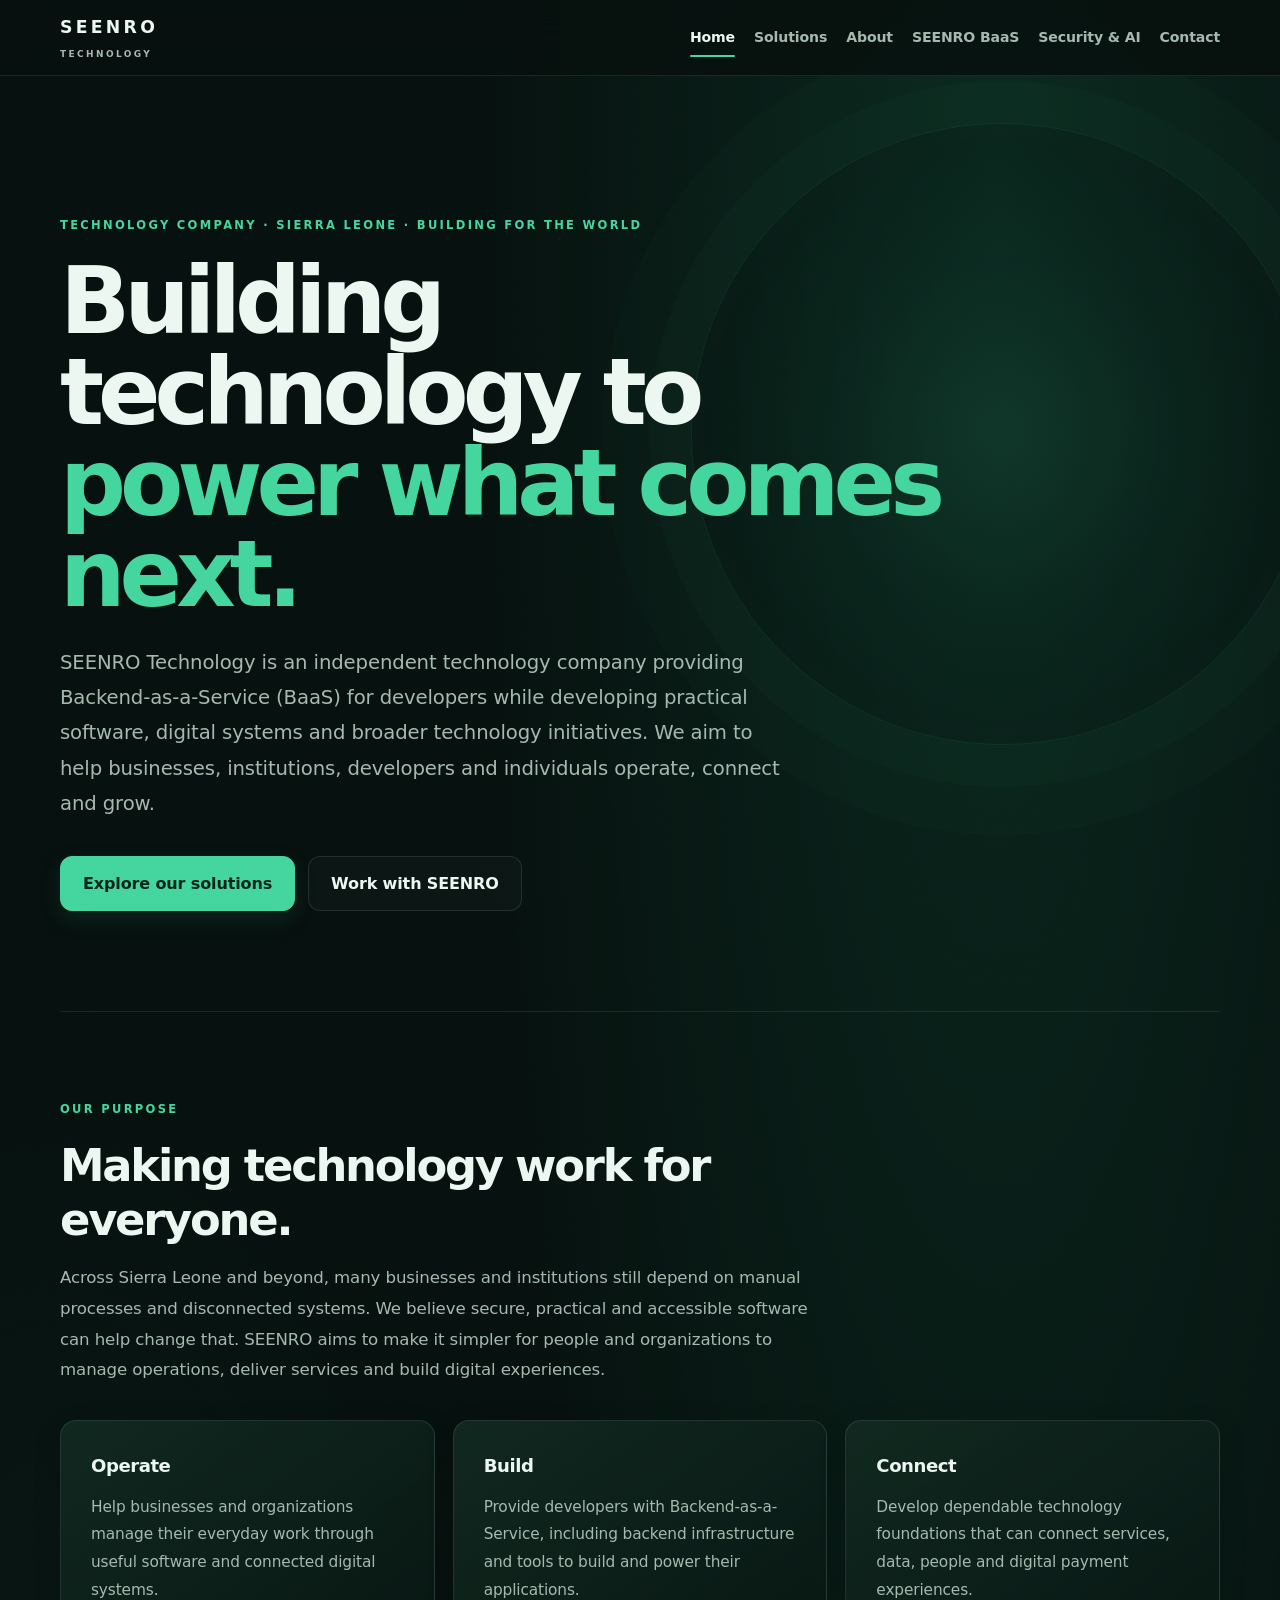
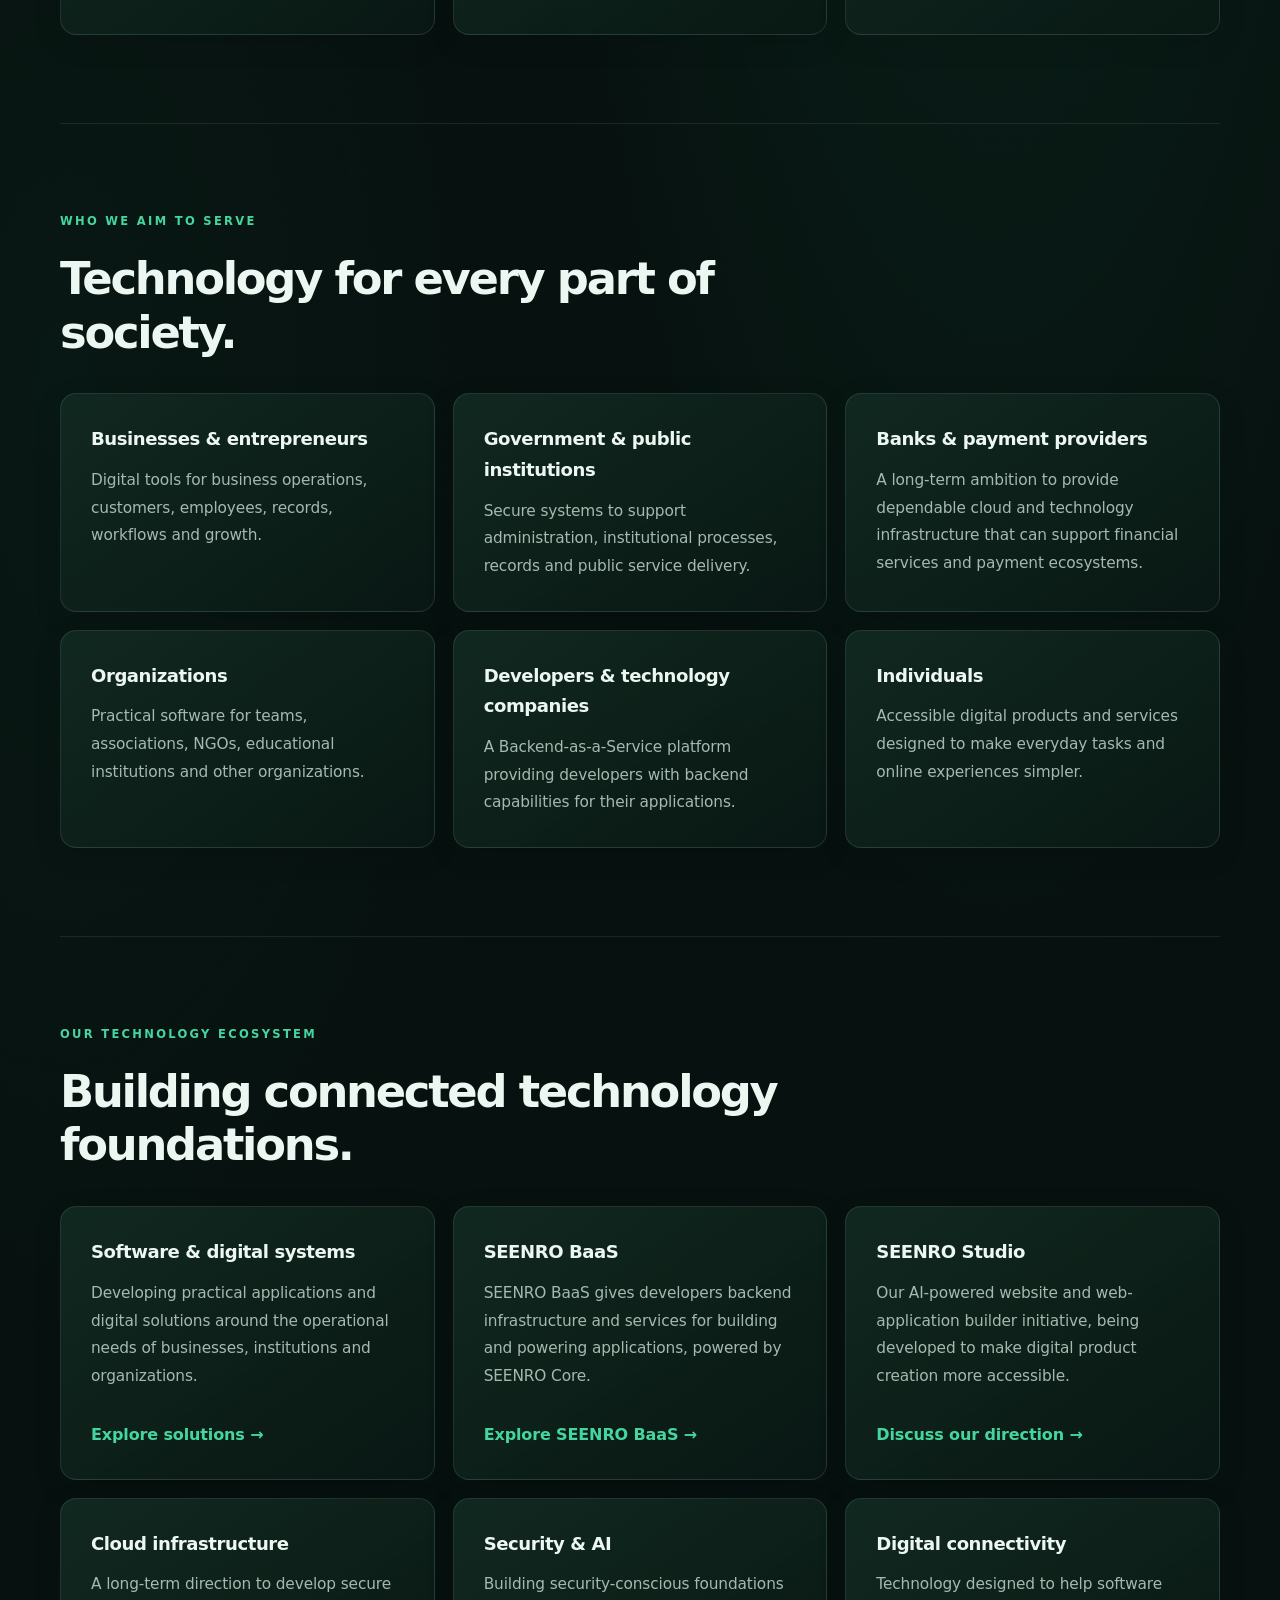
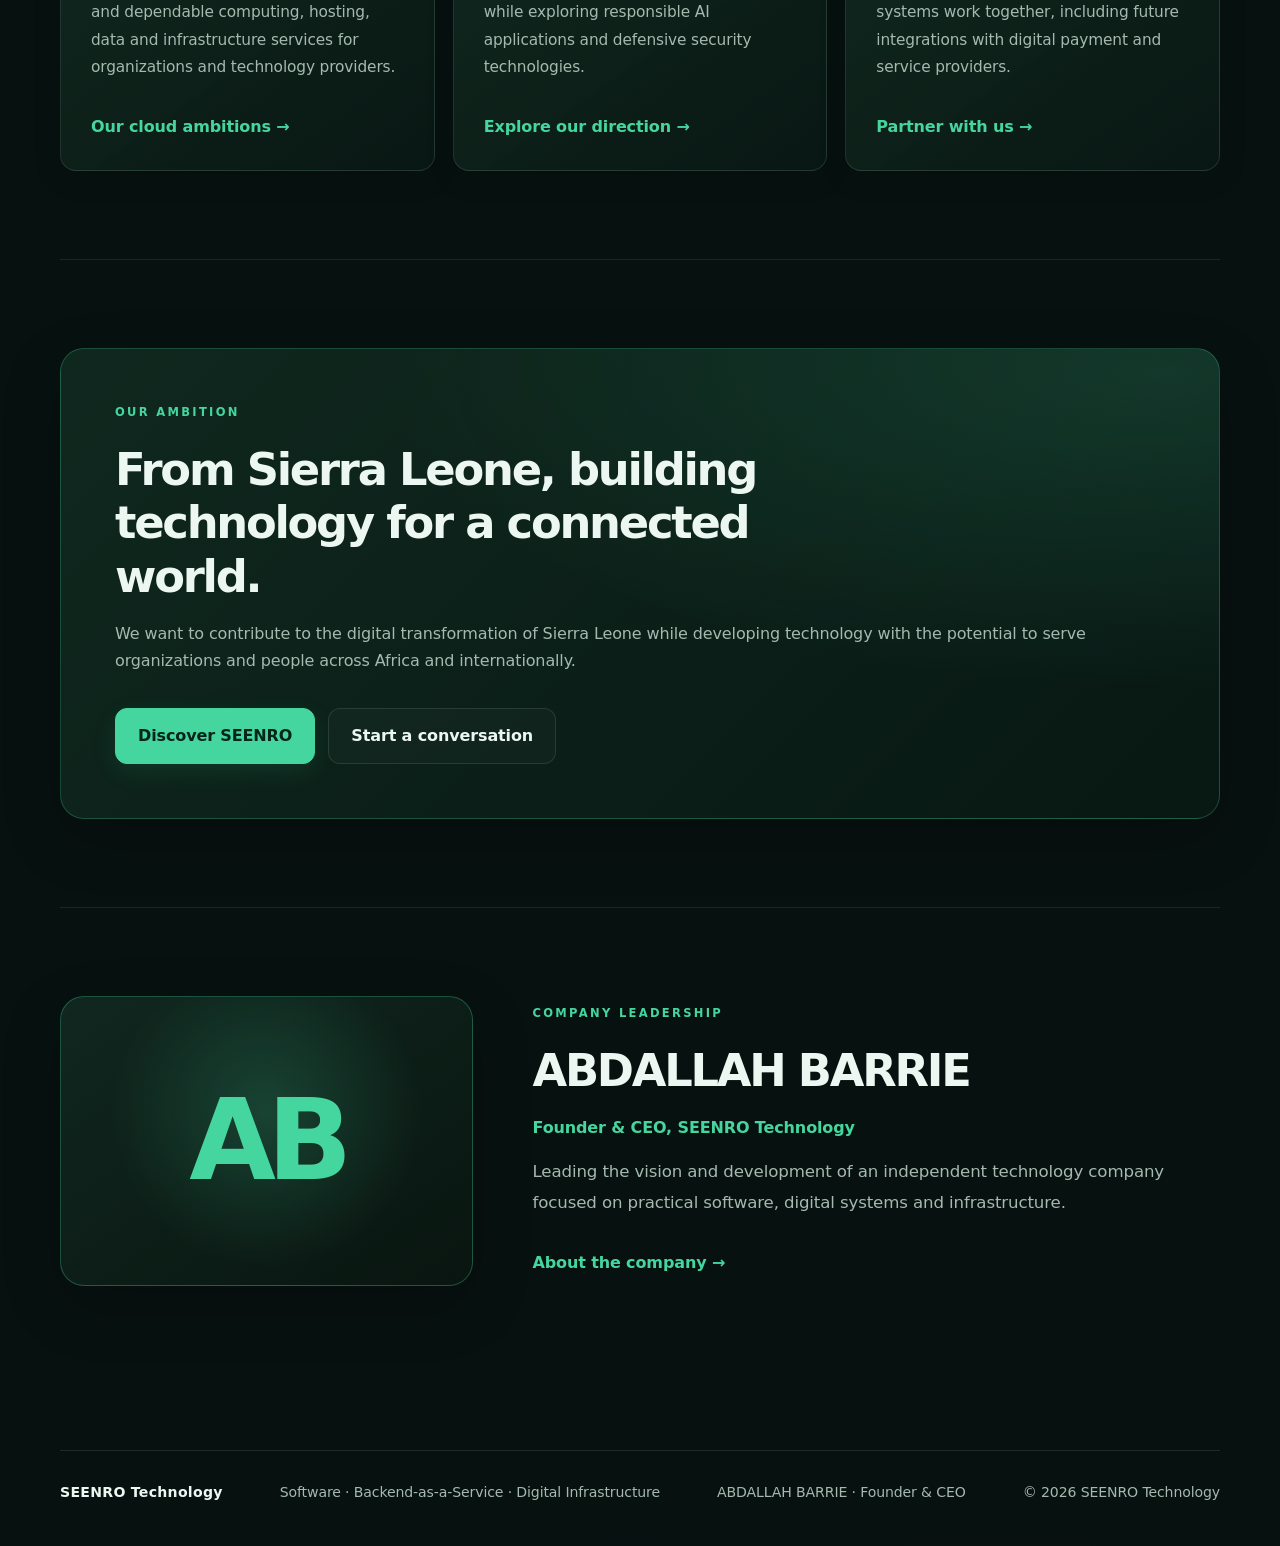
<file: index.html>
<!doctype html>
<html lang="en">
<head>
<meta charset="utf-8">
<meta name="viewport" content="width=device-width, initial-scale=1">
<meta name="description" content="SEENRO Technology is an independent technology company providing Backend-as-a-Service for developers while developing practical software, digital systems and broader technology initiatives.">
<meta name="theme-color" content="#07110f">
<title>SEENRO Technology | Software, BaaS & Digital Systems</title>
<link rel="icon" href="favicon.svg" type="image/svg+xml">
<link rel="stylesheet" href="style.css">
<meta property="og:type" content="website">
<meta property="og:site_name" content="SEENRO Technology">
<meta property="og:title" content="SEENRO Technology | Software, BaaS & Digital Systems">
<meta property="og:description" content="SEENRO Technology provides software, digital systems and Backend-as-a-Service for developers.">
<meta property="og:url" content="https://seenrotech.com/">
</head>
<body>
<header class="site-header">
<a class="brand" href="index.html">SEENRO<small>TECHNOLOGY</small></a>
<nav aria-label="Main navigation">
<a href="index.html" aria-current="page">Home</a>
<a href="solutions.html">Solutions</a>
<a href="about.html">About</a>
<a href="core.html">SEENRO BaaS</a>
<a href="security-ai.html">Security &amp; AI</a>
<a href="contact.html">Contact</a>
<a class="nav-portal" href="https://developers.seenrotech.com">Developer Portal</a>
</nav>
</header>
<main>
<section class="hero">
<p class="eyebrow">Technology company · Sierra Leone · Building for the world</p>
<h1>Building technology to <span>power what comes next.</span></h1>
<p class="lead">SEENRO Technology is an independent technology company providing Backend-as-a-Service (BaaS) for developers while developing practical software, digital systems and broader technology initiatives. We aim to help businesses, institutions, developers and individuals operate, connect and grow.</p>
<div class="actions">
<a class="button" href="solutions.html">Explore our solutions</a>
<a class="button secondary" href="contact.html">Work with SEENRO</a>
</div>
</section>

<section class="section">
<p class="eyebrow">Our purpose</p>
<h2>Making technology work for everyone.</h2>
<p class="section-intro">Across Sierra Leone and beyond, many businesses and institutions still depend on manual processes and disconnected systems. We believe secure, practical and accessible software can help change that. SEENRO aims to make it simpler for people and organizations to manage operations, deliver services and build digital experiences.</p>
<div class="grid">
<article class="panel"><h3>Operate</h3><p>Help businesses and organizations manage their everyday work through useful software and connected digital systems.</p></article>
<article class="panel"><h3>Build</h3><p>Provide developers with Backend-as-a-Service, including backend infrastructure and tools to build and power their applications.</p></article>
<article class="panel"><h3>Connect</h3><p>Develop dependable technology foundations that can connect services, data, people and digital payment experiences.</p></article>
</div>
</section>

<section class="section">
<p class="eyebrow">Who we aim to serve</p>
<h2>Technology for every part of society.</h2>
<div class="grid">
<article class="panel"><h3>Businesses &amp; entrepreneurs</h3><p>Digital tools for business operations, customers, employees, records, workflows and growth.</p></article>
<article class="panel"><h3>Government &amp; public institutions</h3><p>Secure systems to support administration, institutional processes, records and public service delivery.</p></article>
<article class="panel"><h3>Banks &amp; payment providers</h3><p>A long-term ambition to provide dependable cloud and technology infrastructure that can support financial services and payment ecosystems.</p></article>
<article class="panel"><h3>Organizations</h3><p>Practical software for teams, associations, NGOs, educational institutions and other organizations.</p></article>
<article class="panel"><h3>Developers &amp; technology companies</h3><p>A Backend-as-a-Service platform providing developers with backend capabilities for their applications.</p></article>
<article class="panel"><h3>Individuals</h3><p>Accessible digital products and services designed to make everyday tasks and online experiences simpler.</p></article>
</div>
</section>

<section class="section">
<p class="eyebrow">Our technology ecosystem</p>
<h2>Building connected technology foundations.</h2>
<div class="grid">
<article class="panel"><h3>Software &amp; digital systems</h3><p>Developing practical applications and digital solutions around the operational needs of businesses, institutions and organizations.</p><a class="panel-link" href="solutions.html">Explore solutions →</a></article>
<article class="panel"><h3>SEENRO BaaS</h3><p>SEENRO BaaS gives developers backend infrastructure and services for building and powering applications, powered by SEENRO Core.</p><a class="panel-link" href="core.html">Explore SEENRO BaaS →</a></article>
<article class="panel"><h3>SEENRO Studio</h3><p>Our AI-powered website and web-application builder initiative, being developed to make digital product creation more accessible.</p><a class="panel-link" href="contact.html">Discuss our direction →</a></article>
<article class="panel"><h3>Cloud infrastructure</h3><p>A long-term direction to develop secure and dependable computing, hosting, data and infrastructure services for organizations and technology providers.</p><a class="panel-link" href="solutions.html#cloud">Our cloud ambitions →</a></article>
<article class="panel"><h3>Security &amp; AI</h3><p>Building security-conscious foundations while exploring responsible AI applications and defensive security technologies.</p><a class="panel-link" href="security-ai.html">Explore our direction →</a></article>
<article class="panel"><h3>Digital connectivity</h3><p>Technology designed to help software systems work together, including future integrations with digital payment and service providers.</p><a class="panel-link" href="contact.html">Partner with us →</a></article>
</div>
</section>

<section class="section">
<div class="callout">
<p class="eyebrow">Our ambition</p>
<h2>From Sierra Leone, building technology for a connected world.</h2>
<p class="muted">We want to contribute to the digital transformation of Sierra Leone while developing technology with the potential to serve organizations and people across Africa and internationally.</p>
<div class="actions">
<a class="button" href="about.html">Discover SEENRO</a>
<a class="button secondary" href="contact.html">Start a conversation</a>
</div>
</div>
</section>

<section class="section founder">
<div class="founder-mark" aria-hidden="true">AB</div>
<div>
<p class="eyebrow">Company leadership</p>
<h2>ABDALLAH BARRIE</h2>
<p class="founder-role">Founder &amp; CEO, SEENRO Technology</p>
<p class="section-intro">Leading the vision and development of an independent technology company focused on practical software, digital systems and infrastructure.</p>
<a class="panel-link" href="about.html">About the company →</a>
</div>
</section>
</main>
<footer>
<a href="index.html">SEENRO Technology</a>
<span>Software · Backend-as-a-Service · Digital Infrastructure</span>
<span>ABDALLAH BARRIE · Founder &amp; CEO</span>
<span>© 2026 SEENRO Technology</span>
</footer>
</body>
</html>
</file>
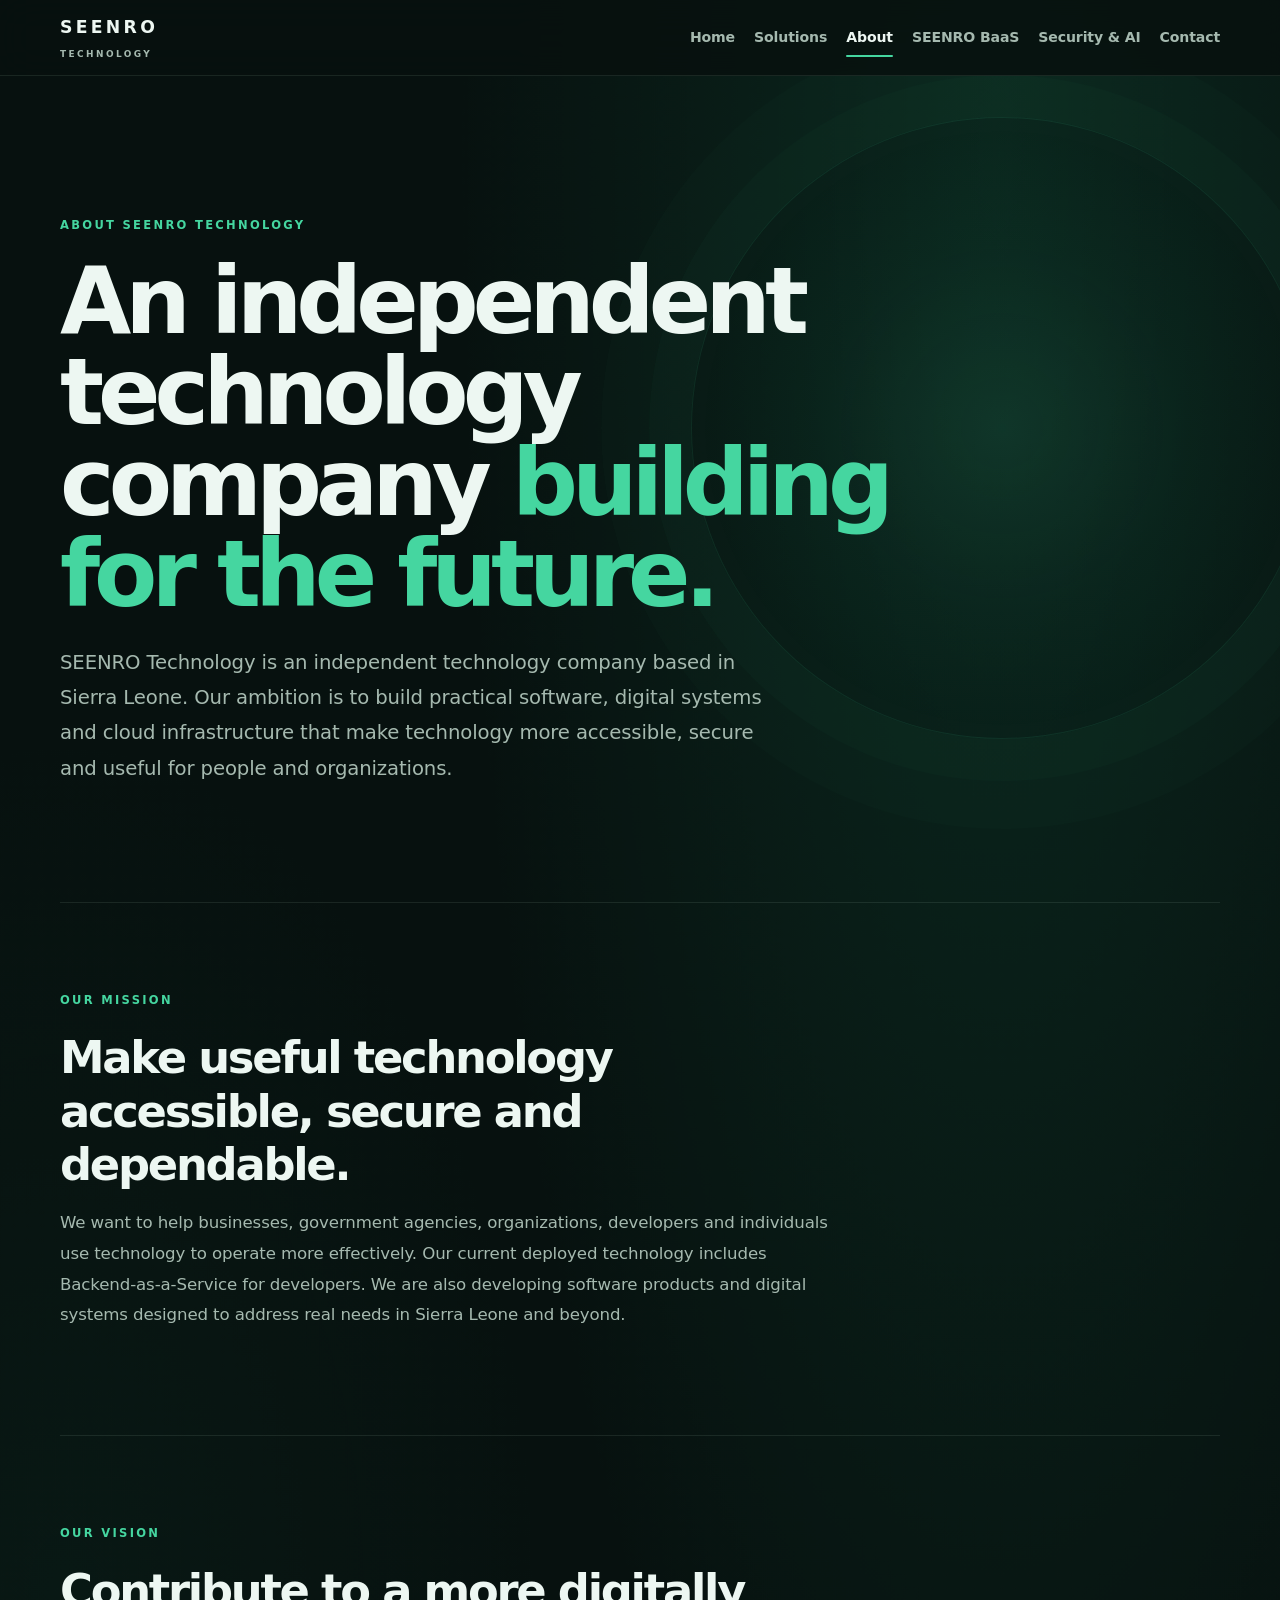
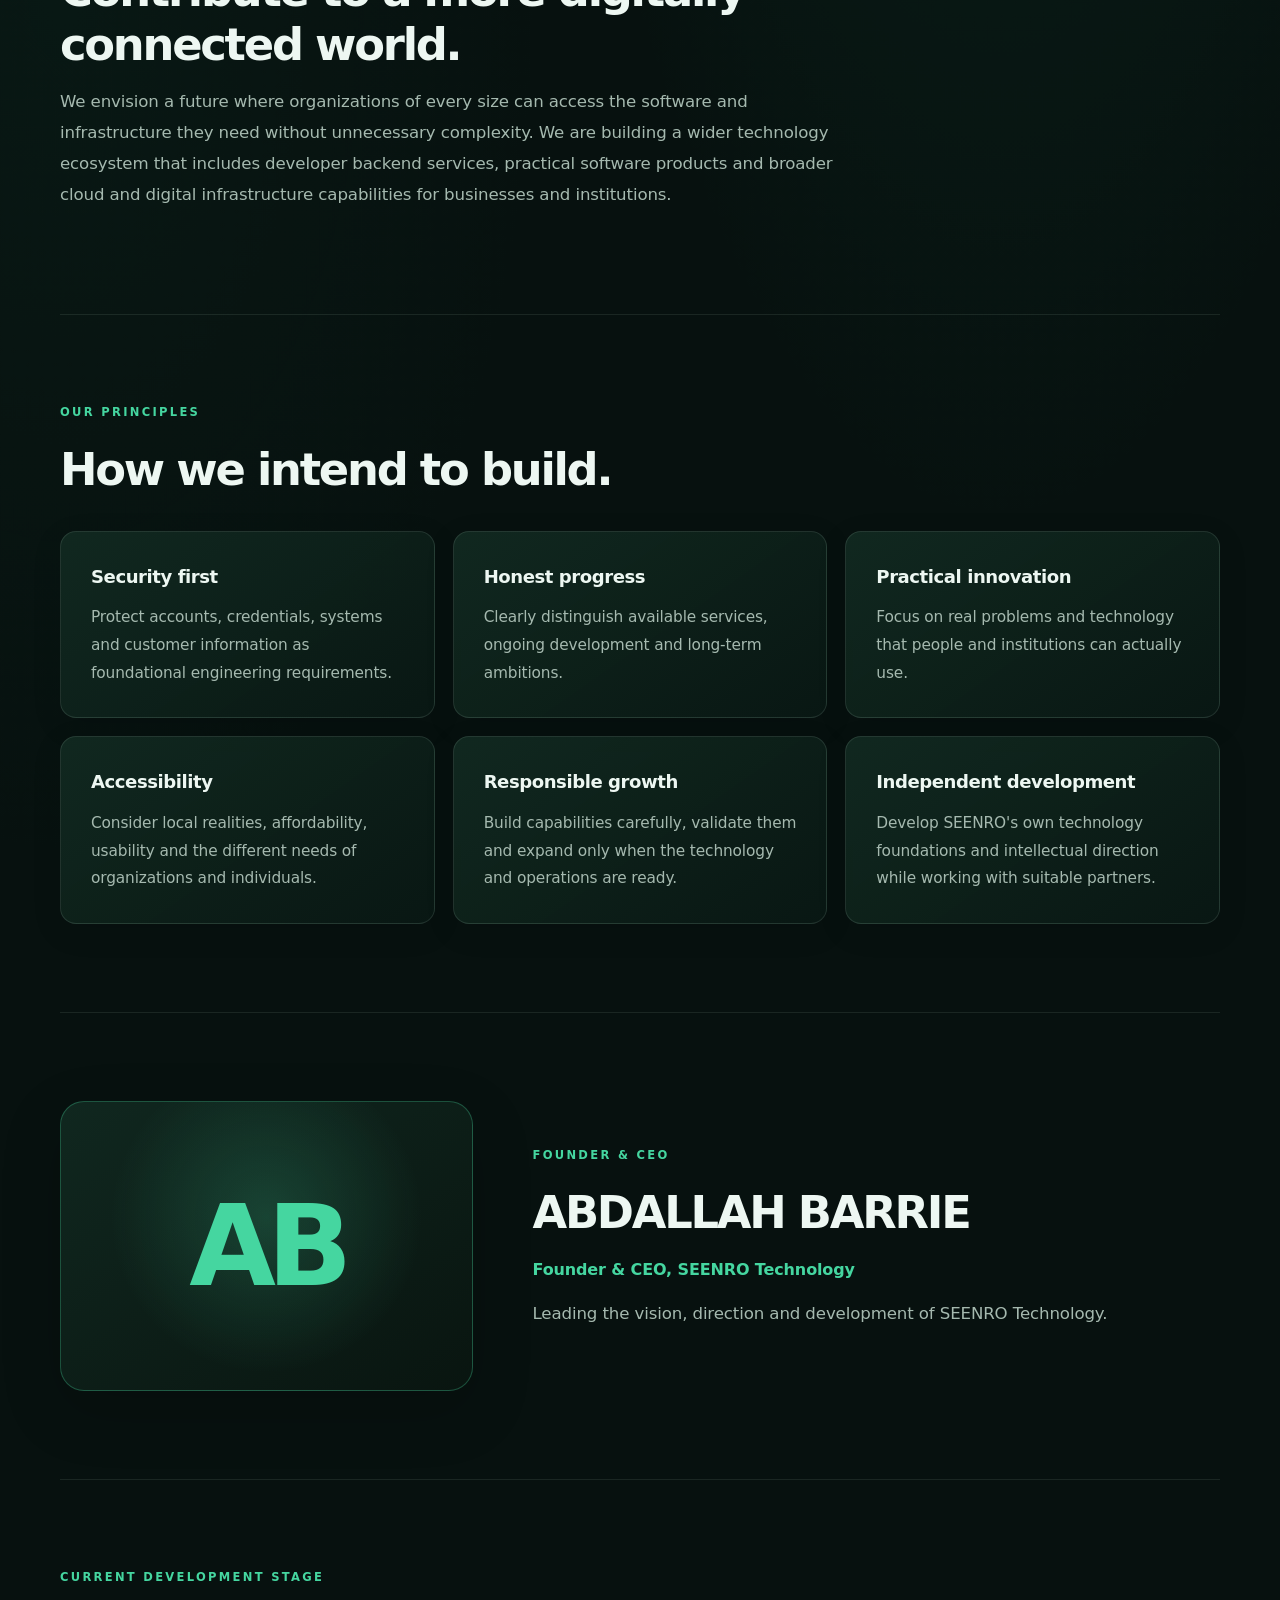
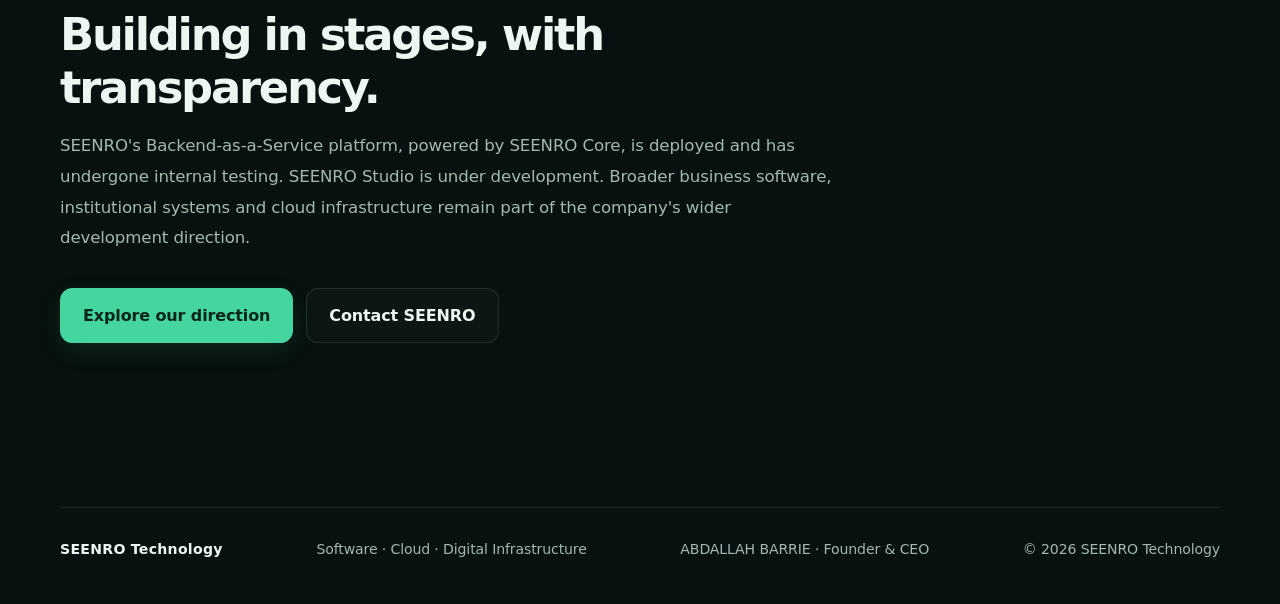
<file: about.html>
<!doctype html>
<html lang="en">
<head>
<meta charset="utf-8">
<meta name="viewport" content="width=device-width, initial-scale=1">
<meta name="description" content="Learn about SEENRO Technology's mission to build practical software, digital systems and cloud infrastructure from Sierra Leone.">
<meta name="theme-color" content="#07110f">
<title>About SEENRO Technology</title>
<link rel="icon" href="favicon.svg" type="image/svg+xml">
<link rel="stylesheet" href="style.css">
<meta property="og:type" content="website">
<meta property="og:site_name" content="SEENRO Technology">
<meta property="og:title" content="About SEENRO Technology">
<meta property="og:description" content="An independent technology company building software, digital systems and infrastructure from Sierra Leone.">
<meta property="og:url" content="https://seenrotech.com/about.html">
</head>
<body>
<header class="site-header">
<a class="brand" href="index.html">SEENRO<small>TECHNOLOGY</small></a>
<nav aria-label="Main navigation">
<a href="index.html">Home</a><a href="solutions.html">Solutions</a><a href="about.html" aria-current="page">About</a><a href="core.html">SEENRO BaaS</a><a href="security-ai.html">Security &amp; AI</a><a href="contact.html">Contact</a><a class="nav-portal" href="https://developers.seenrotech.com">Developer Portal</a>
</nav>
</header>
<main>
<section class="hero">
<p class="eyebrow">About SEENRO Technology</p>
<h1>An independent technology company <span>building for the future.</span></h1>
<p class="lead">SEENRO Technology is an independent technology company based in Sierra Leone. Our ambition is to build practical software, digital systems and cloud infrastructure that make technology more accessible, secure and useful for people and organizations.</p>
</section>
<section class="section">
<p class="eyebrow">Our mission</p>
<h2>Make useful technology accessible, secure and dependable.</h2>
<p class="section-intro">We want to help businesses, government agencies, organizations, developers and individuals use technology to operate more effectively. Our current deployed technology includes Backend-as-a-Service for developers. We are also developing software products and digital systems designed to address real needs in Sierra Leone and beyond.</p>
</section>
<section class="section">
<p class="eyebrow">Our vision</p>
<h2>Contribute to a more digitally connected world.</h2>
<p class="section-intro">We envision a future where organizations of every size can access the software and infrastructure they need without unnecessary complexity. We are building a wider technology ecosystem that includes developer backend services, practical software products and broader cloud and digital infrastructure capabilities for businesses and institutions.</p>
</section>
<section class="section">
<p class="eyebrow">Our principles</p>
<h2>How we intend to build.</h2>
<div class="grid">
<article class="panel"><h3>Security first</h3><p>Protect accounts, credentials, systems and customer information as foundational engineering requirements.</p></article>
<article class="panel"><h3>Honest progress</h3><p>Clearly distinguish available services, ongoing development and long-term ambitions.</p></article>
<article class="panel"><h3>Practical innovation</h3><p>Focus on real problems and technology that people and institutions can actually use.</p></article>
<article class="panel"><h3>Accessibility</h3><p>Consider local realities, affordability, usability and the different needs of organizations and individuals.</p></article>
<article class="panel"><h3>Responsible growth</h3><p>Build capabilities carefully, validate them and expand only when the technology and operations are ready.</p></article>
<article class="panel"><h3>Independent development</h3><p>Develop SEENRO's own technology foundations and intellectual direction while working with suitable partners.</p></article>
</div>
</section>
<section class="section founder">
<div class="founder-mark" aria-hidden="true">AB</div>
<div>
<p class="eyebrow">Founder &amp; CEO</p>
<h2>ABDALLAH BARRIE</h2>
<p class="founder-role">Founder &amp; CEO, SEENRO Technology</p>
<p class="section-intro">Leading the vision, direction and development of SEENRO Technology.</p>
</div>
</section>
<section class="section">
<p class="eyebrow">Current development stage</p>
<h2>Building in stages, with transparency.</h2>
<p class="section-intro">SEENRO's Backend-as-a-Service platform, powered by SEENRO Core, is deployed and has undergone internal testing. SEENRO Studio is under development. Broader business software, institutional systems and cloud infrastructure remain part of the company's wider development direction.</p>
<div class="actions"><a class="button" href="solutions.html">Explore our direction</a><a class="button secondary" href="contact.html">Contact SEENRO</a></div>
</section>
</main>
<footer><a href="index.html">SEENRO Technology</a><span>Software · Cloud · Digital Infrastructure</span><span>ABDALLAH BARRIE · Founder &amp; CEO</span><span>© 2026 SEENRO Technology</span></footer>
</body>
</html>
</file>
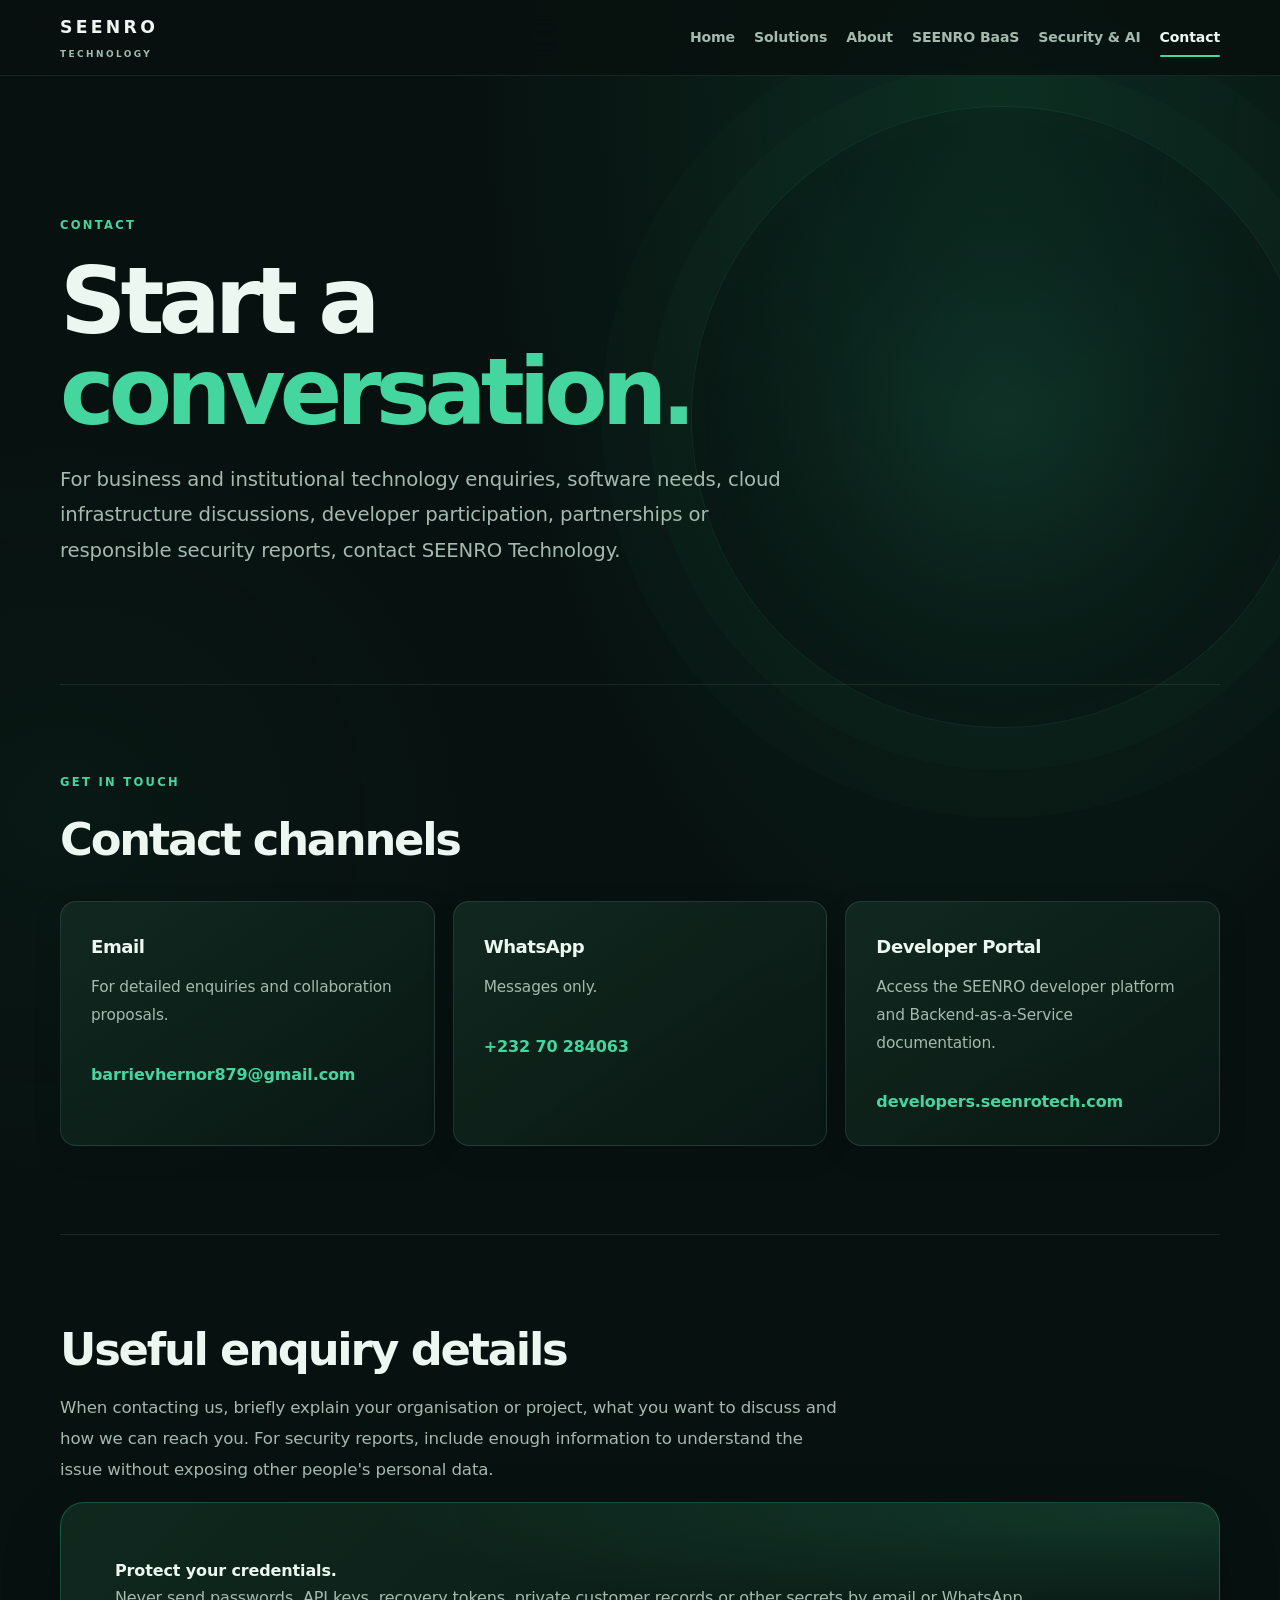
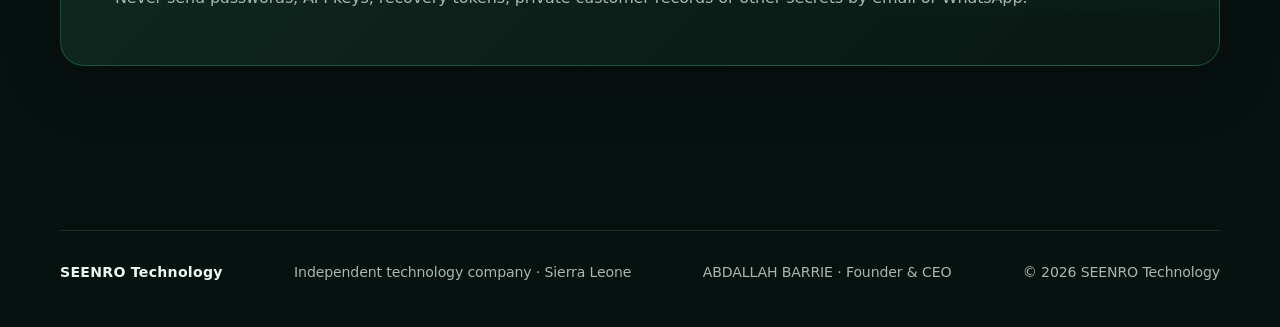
<file: contact.html>
<!doctype html>
<html lang="en">
<head>
<meta charset="utf-8">
<meta name="viewport" content="width=device-width, initial-scale=1">
<meta name="description" content="Contact SEENRO Technology about business solutions, institutional technology, infrastructure, partnerships and security reports.">
<meta name="theme-color" content="#07110f">
<title>Contact SEENRO Technology</title>
<link rel="icon" href="favicon.svg" type="image/svg+xml">
<link rel="stylesheet" href="style.css">
<meta property="og:type" content="website">
<meta property="og:site_name" content="SEENRO Technology">
<meta property="og:title" content="Contact SEENRO Technology">
<meta property="og:description" content="Contact SEENRO Technology about business solutions, institutional technology, infrastructure, partnerships and security reports.">
<meta property="og:url" content="https://seenrotech.com/contact.html">
</head>
<body>
<header class="site-header">
<a class="brand" href="index.html">SEENRO<small>TECHNOLOGY</small></a>
<nav aria-label="Main navigation"><a href="index.html">Home</a><a href="solutions.html">Solutions</a><a href="about.html">About</a><a href="core.html">SEENRO BaaS</a><a href="security-ai.html">Security &amp; AI</a><a href="contact.html" aria-current="page">Contact</a><a class="nav-portal" href="https://developers.seenrotech.com">Developer Portal</a></nav>
</header>
<main>
<section class="hero"><p class="eyebrow">Contact</p><h1>Start a <span>conversation.</span></h1><p class="lead">For business and institutional technology enquiries, software needs, cloud infrastructure discussions, developer participation, partnerships or responsible security reports, contact SEENRO Technology.</p></section>
<section class="section"><p class="eyebrow">Get in touch</p><h2>Contact channels</h2><div class="grid"><article class="panel"><h3>Email</h3><p>For detailed enquiries and collaboration proposals.</p><a class="panel-link" href="mailto:barrievhernor879@gmail.com">barrievhernor879@gmail.com</a></article><article class="panel"><h3>WhatsApp</h3><p>Messages only.</p><a class="panel-link" href="https://wa.me/23270284063">+232 70 284063</a></article><article class="panel"><h3>Developer Portal</h3><p>Access the SEENRO developer platform and Backend-as-a-Service documentation.</p><a class="panel-link" href="https://developers.seenrotech.com">developers.seenrotech.com</a></article></div></section>
<section class="section"><h2>Useful enquiry details</h2><p class="section-intro">When contacting us, briefly explain your organisation or project, what you want to discuss and how we can reach you. For security reports, include enough information to understand the issue without exposing other people's personal data.</p><div class="callout"><strong>Protect your credentials.</strong><p class="muted">Never send passwords, API keys, recovery tokens, private customer records or other secrets by email or WhatsApp.</p></div></section>
</main>
<footer><a href="index.html">SEENRO Technology</a><span>Independent technology company · Sierra Leone</span><span>ABDALLAH BARRIE · Founder &amp; CEO</span><span>© 2026 SEENRO Technology</span></footer>
</body>
</html>
</file>
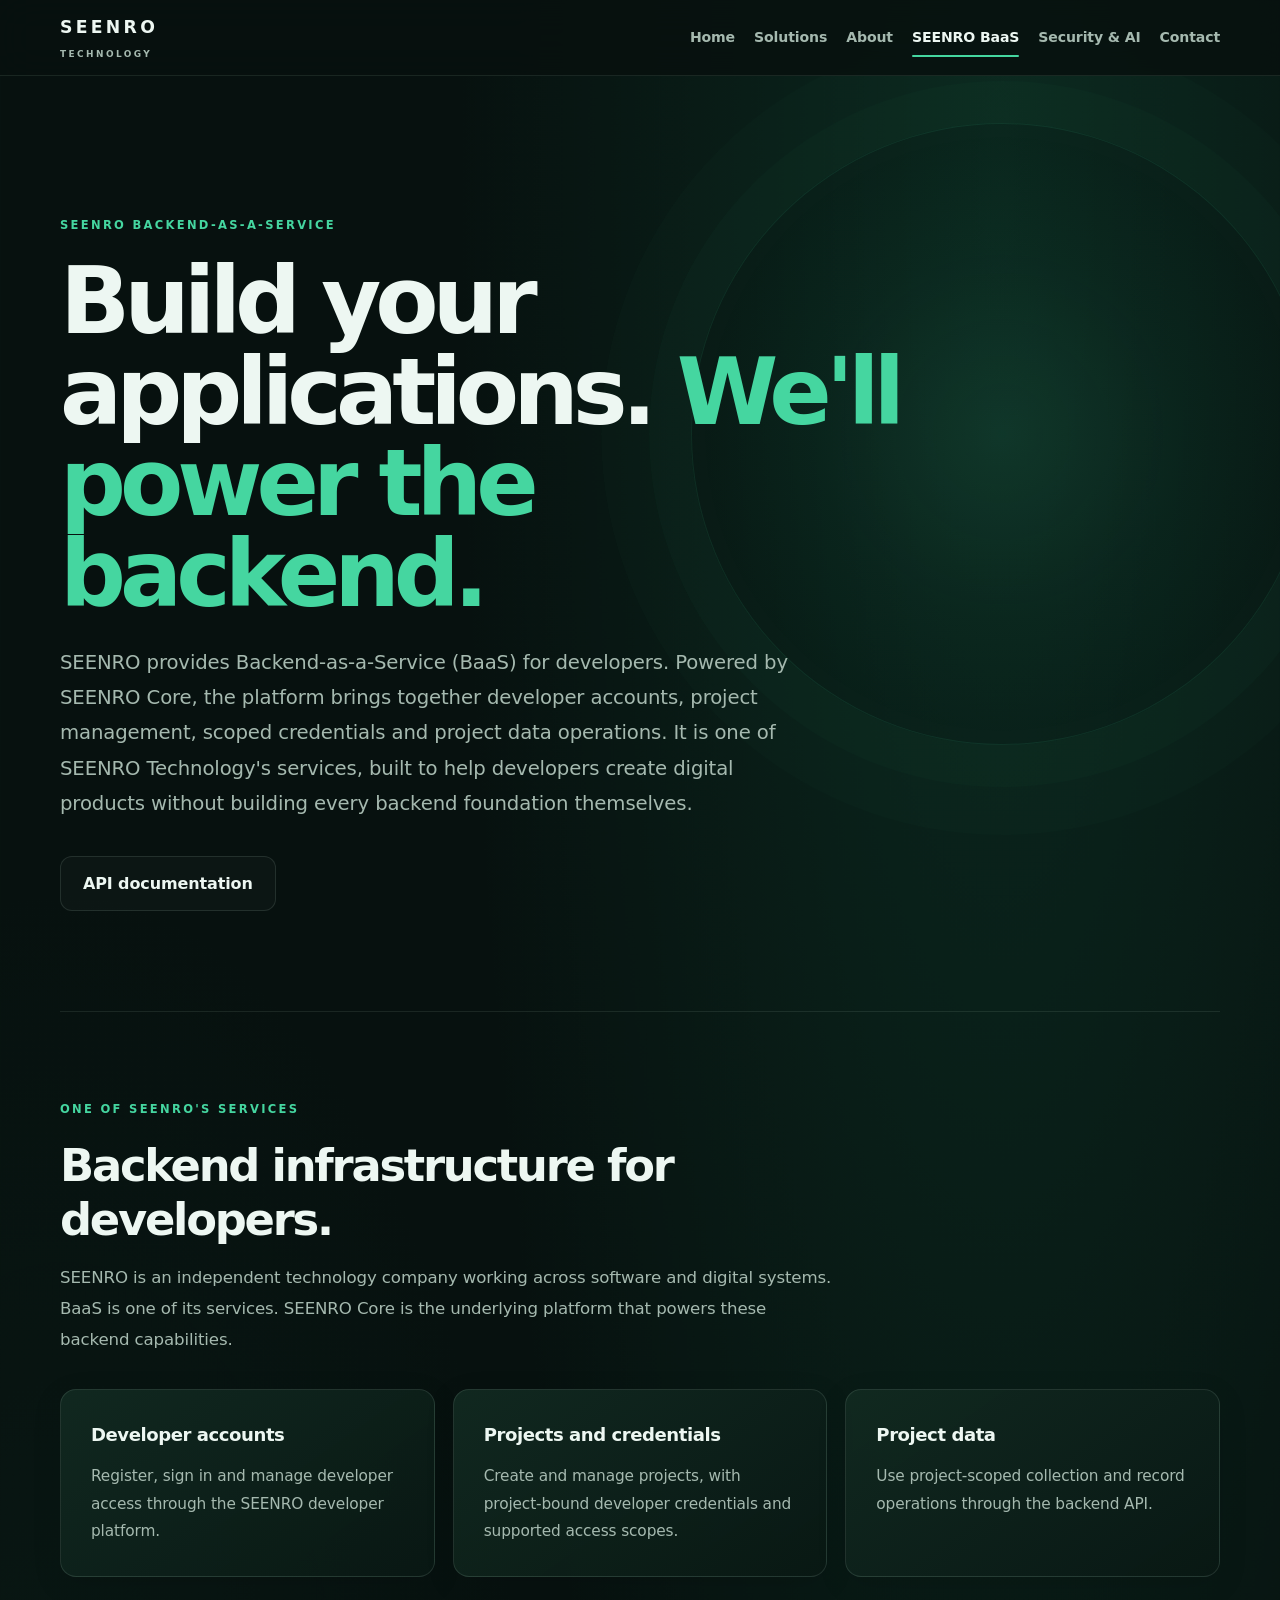
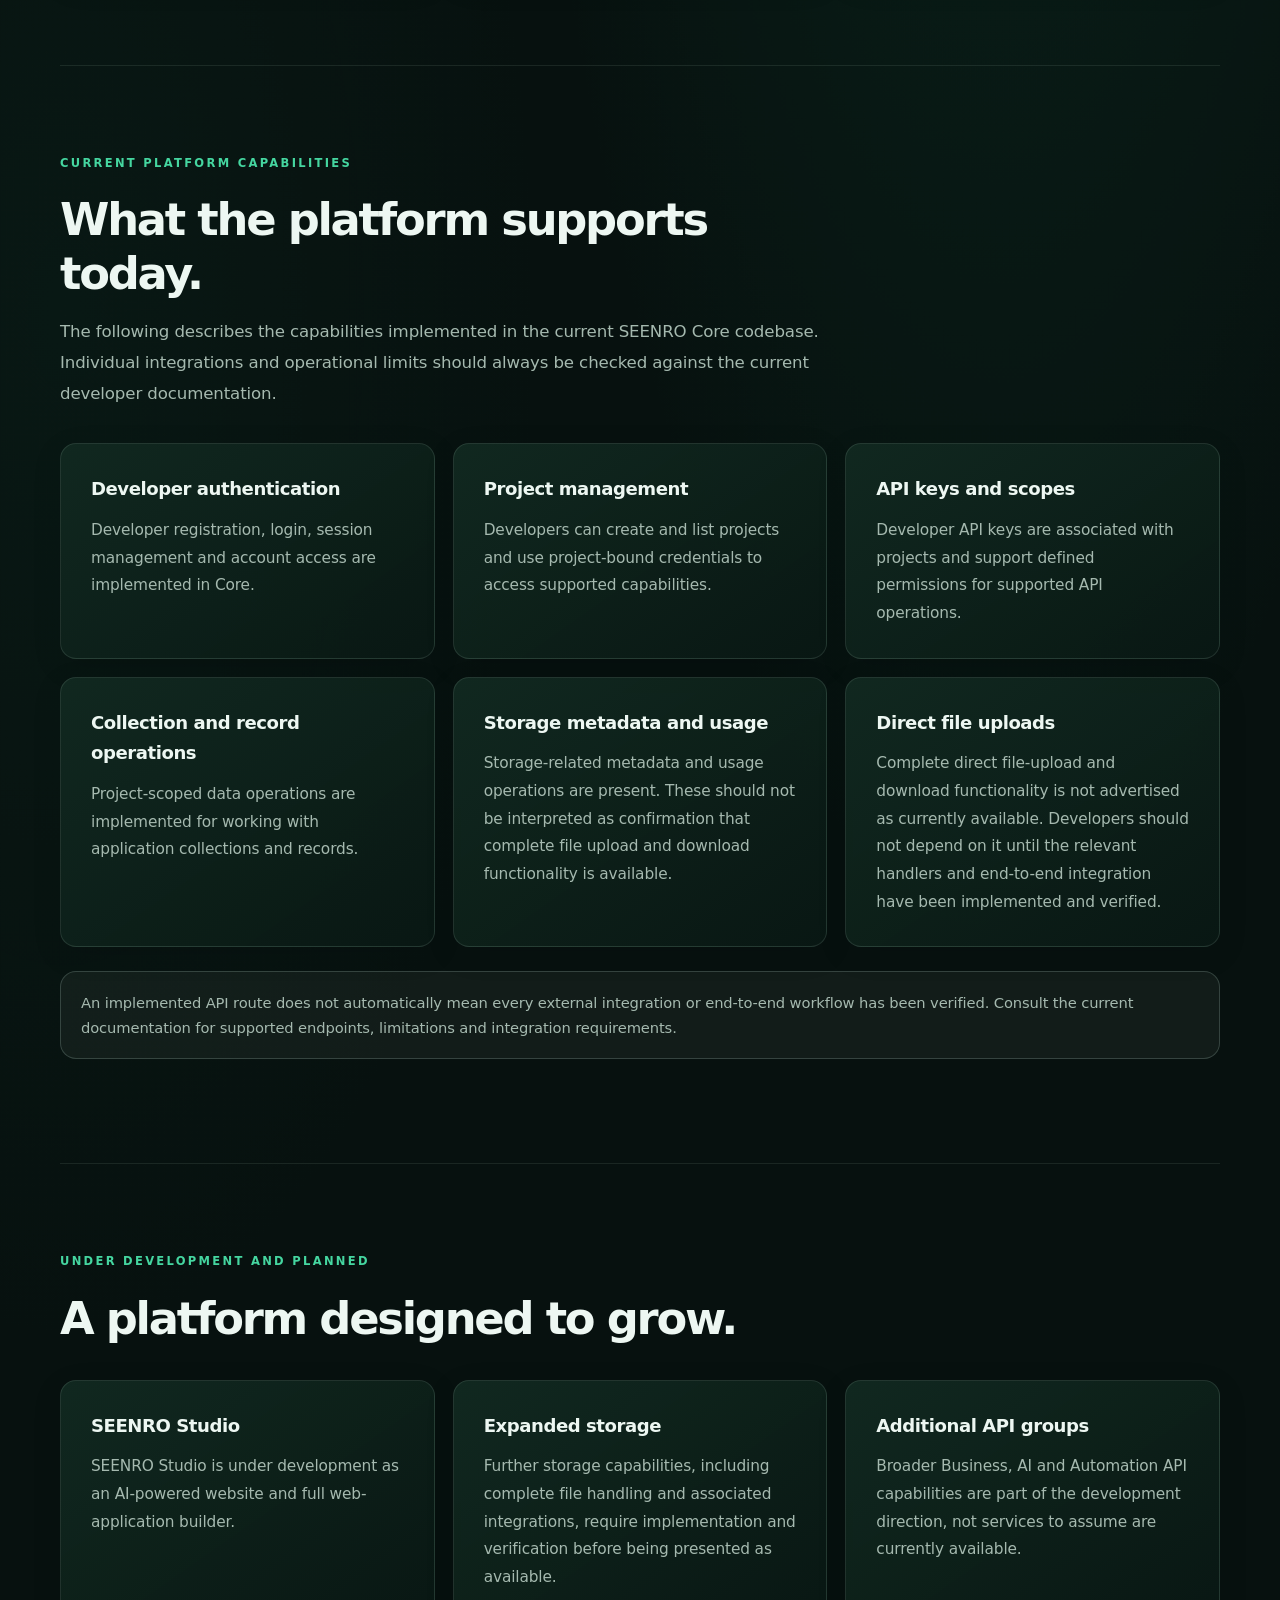
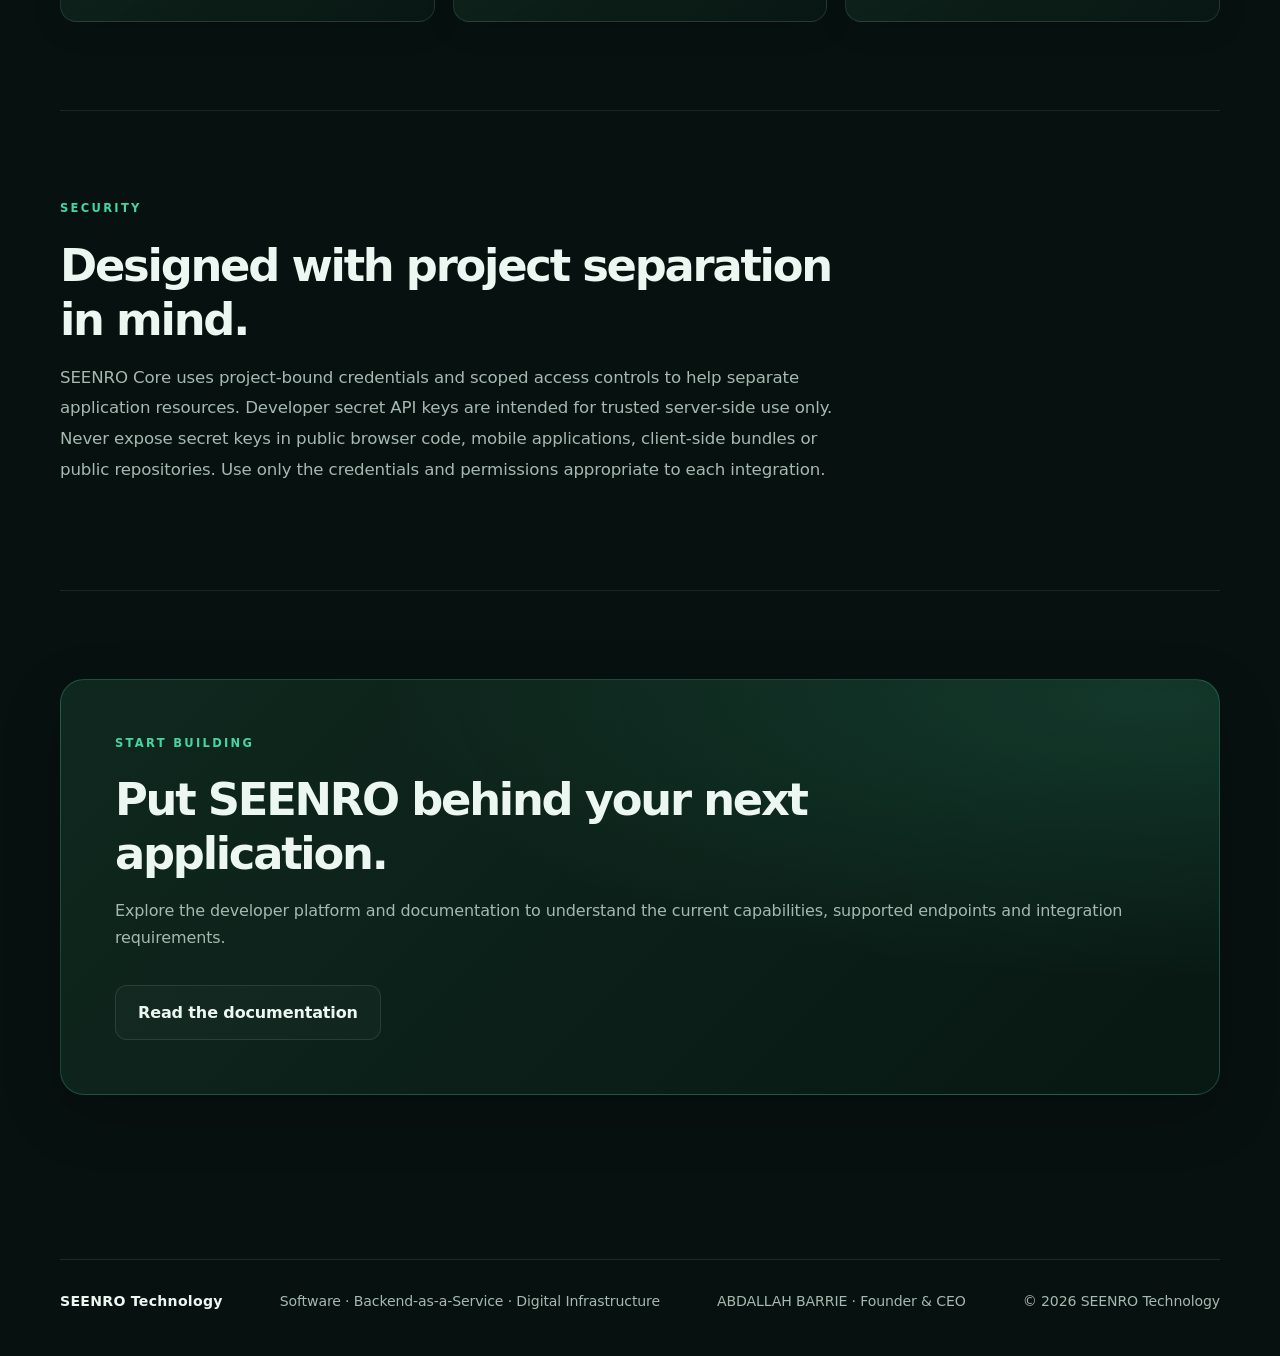
<file: core.html>
<!doctype html>
<html lang="en">
<head>
  <meta charset="utf-8">
  <meta name="viewport" content="width=device-width, initial-scale=1">
  <meta name="description" content="SEENRO provides Backend-as-a-Service for developers, powered by SEENRO Core. Explore project management, scoped credentials, data APIs and the platform's current capabilities.">
  <meta name="theme-color" content="#07110f">
  <title>SEENRO Backend-as-a-Service | SEENRO Technology</title>
  <link rel="icon" href="favicon.svg" type="image/svg+xml">
  <link rel="stylesheet" href="style.css">
  <meta property="og:type" content="website">
  <meta property="og:site_name" content="SEENRO Technology">
  <meta property="og:title" content="SEENRO Backend-as-a-Service | SEENRO Technology">
  <meta property="og:description" content="SEENRO BaaS provides developer accounts, project management, scoped credentials and project data operations, powered by SEENRO Core.">
  <meta property="og:url" content="https://seenrotech.com/core.html">
</head>
<body>
  <header class="site-header">
    <a class="brand" href="index.html">SEENRO<small>TECHNOLOGY</small></a>
    <nav aria-label="Main navigation">
      <a href="index.html">Home</a>
      <a href="solutions.html">Solutions</a>
      <a href="about.html">About</a>
      <a href="core.html" aria-current="page">SEENRO BaaS</a>
      <a href="security-ai.html">Security &amp; AI</a>
      <a href="contact.html">Contact</a>
      <a class="nav-portal" href="https://developers.seenrotech.com">Developer Portal</a>
    </nav>
  </header>

  <main>
    <section class="hero">
      <p class="eyebrow">SEENRO Backend-as-a-Service</p>
      <h1>Build your applications. <span>We'll power the backend.</span></h1>
      <p class="lead">SEENRO provides Backend-as-a-Service (BaaS) for developers. Powered by SEENRO Core, the platform brings together developer accounts, project management, scoped credentials and project data operations. It is one of SEENRO Technology's services, built to help developers create digital products without building every backend foundation themselves.</p>
      <div class="actions">
        <a class="button" href="https://developers.seenrotech.com">Get started with SEENRO</a>
        <a class="button secondary" href="https://developers.seenrotech.com/docs.html">API documentation</a>
      </div>
    </section>

    <section class="section">
      <p class="eyebrow">One of SEENRO's services</p>
      <h2>Backend infrastructure for developers.</h2>
      <p class="section-intro">SEENRO is an independent technology company working across software and digital systems. BaaS is one of its services. SEENRO Core is the underlying platform that powers these backend capabilities.</p>
      <div class="grid">
        <article class="panel">
          <h3>Developer accounts</h3>
          <p>Register, sign in and manage developer access through the SEENRO developer platform.</p>
        </article>
        <article class="panel">
          <h3>Projects and credentials</h3>
          <p>Create and manage projects, with project-bound developer credentials and supported access scopes.</p>
        </article>
        <article class="panel">
          <h3>Project data</h3>
          <p>Use project-scoped collection and record operations through the backend API.</p>
        </article>
      </div>
    </section>

    <section class="section">
      <p class="eyebrow">Current platform capabilities</p>
      <h2>What the platform supports today.</h2>
      <p class="section-intro">The following describes the capabilities implemented in the current SEENRO Core codebase. Individual integrations and operational limits should always be checked against the current developer documentation.</p>
      <div class="grid">
        <article class="panel">
          <h3>Developer authentication</h3>
          <p>Developer registration, login, session management and account access are implemented in Core.</p>
        </article>
        <article class="panel">
          <h3>Project management</h3>
          <p>Developers can create and list projects and use project-bound credentials to access supported capabilities.</p>
        </article>
        <article class="panel">
          <h3>API keys and scopes</h3>
          <p>Developer API keys are associated with projects and support defined permissions for supported API operations.</p>
        </article>
        <article class="panel">
          <h3>Collection and record operations</h3>
          <p>Project-scoped data operations are implemented for working with application collections and records.</p>
        </article>
        <article class="panel">
          <h3>Storage metadata and usage</h3>
          <p>Storage-related metadata and usage operations are present. These should not be interpreted as confirmation that complete file upload and download functionality is available.</p>
        </article>
        <article class="panel">
          <h3>Direct file uploads</h3>
          <p>Complete direct file-upload and download functionality is not advertised as currently available. Developers should not depend on it until the relevant handlers and end-to-end integration have been implemented and verified.</p>
        </article>
      </div>
      <p class="notice">An implemented API route does not automatically mean every external integration or end-to-end workflow has been verified. Consult the current documentation for supported endpoints, limitations and integration requirements.</p>
    </section>

    <section class="section">
      <p class="eyebrow">Under development and planned</p>
      <h2>A platform designed to grow.</h2>
      <div class="grid">
        <article class="panel">
          <h3>SEENRO Studio</h3>
          <p>SEENRO Studio is under development as an AI-powered website and full web-application builder.</p>
        </article>
        <article class="panel">
          <h3>Expanded storage</h3>
          <p>Further storage capabilities, including complete file handling and associated integrations, require implementation and verification before being presented as available.</p>
        </article>
        <article class="panel">
          <h3>Additional API groups</h3>
          <p>Broader Business, AI and Automation API capabilities are part of the development direction, not services to assume are currently available.</p>
        </article>
      </div>
    </section>

    <section class="section">
      <p class="eyebrow">Security</p>
      <h2>Designed with project separation in mind.</h2>
      <p class="section-intro">SEENRO Core uses project-bound credentials and scoped access controls to help separate application resources. Developer secret API keys are intended for trusted server-side use only. Never expose secret keys in public browser code, mobile applications, client-side bundles or public repositories. Use only the credentials and permissions appropriate to each integration.</p>
    </section>

    <section class="section">
      <div class="callout">
        <p class="eyebrow">Start building</p>
        <h2>Put SEENRO behind your next application.</h2>
        <p class="muted">Explore the developer platform and documentation to understand the current capabilities, supported endpoints and integration requirements.</p>
        <div class="actions">
          <a class="button" href="https://developers.seenrotech.com">Open Developer Portal</a>
          <a class="button secondary" href="https://developers.seenrotech.com/docs.html">Read the documentation</a>
        </div>
      </div>
    </section>
  </main>

  <footer>
    <a href="index.html">SEENRO Technology</a>
    <span>Software · Backend-as-a-Service · Digital Infrastructure</span>
    <span>ABDALLAH BARRIE · Founder &amp; CEO</span>
    <span>© 2026 SEENRO Technology</span>
  </footer>
</body>
</html>
</file>
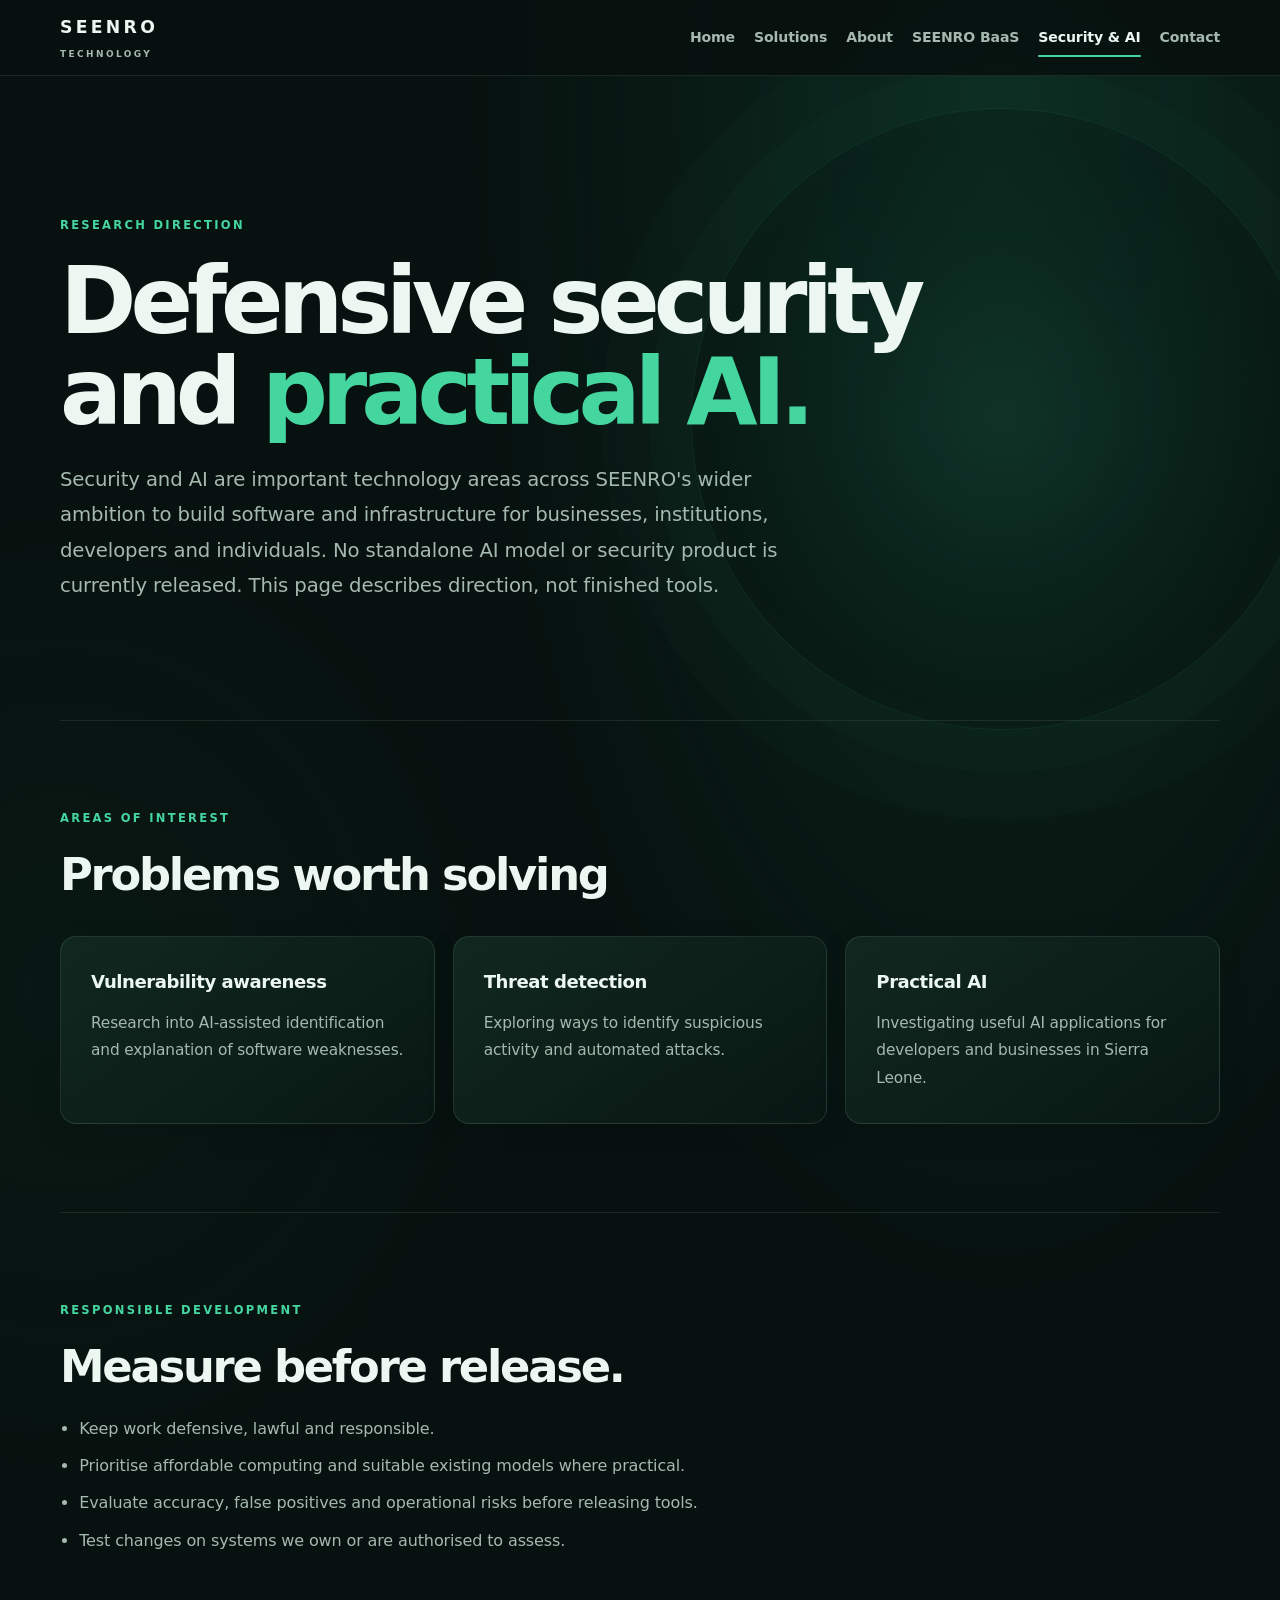
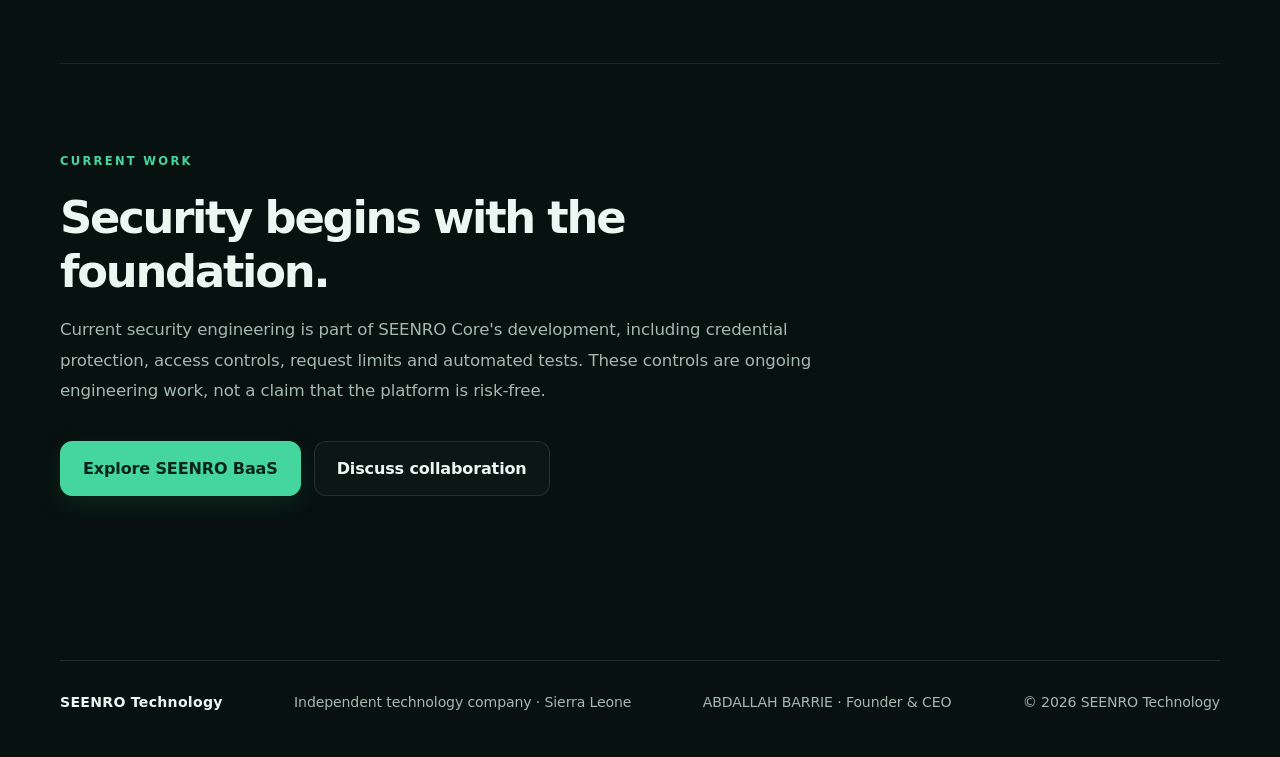
<file: security-ai.html>
<!doctype html>
<html lang="en">
<head>
<meta charset="utf-8">
<meta name="viewport" content="width=device-width, initial-scale=1">
<meta name="description" content="SEENRO Technology's long-term direction in defensive security research and practical AI.">
<meta name="theme-color" content="#07110f">
<title>Security & AI | SEENRO Technology</title>
<link rel="icon" href="favicon.svg" type="image/svg+xml">
<link rel="stylesheet" href="style.css">
<meta property="og:type" content="website">
<meta property="og:site_name" content="SEENRO Technology">
<meta property="og:title" content="Security & AI | SEENRO Technology">
<meta property="og:description" content="SEENRO Technology's long-term direction in defensive security research and practical AI.">
<meta property="og:url" content="https://seenrotech.com/security-ai.html">
</head>
<body>
<header class="site-header">
<a class="brand" href="index.html">SEENRO<small>TECHNOLOGY</small></a>
<nav aria-label="Main navigation"><a href="index.html">Home</a><a href="solutions.html">Solutions</a><a href="about.html">About</a><a href="core.html">SEENRO BaaS</a><a href="security-ai.html" aria-current="page">Security &amp; AI</a><a href="contact.html">Contact</a><a class="nav-portal" href="https://developers.seenrotech.com">Developer Portal</a></nav>
</header>
<main>
<section class="hero"><p class="eyebrow">Research direction</p><h1>Defensive security and <span>practical AI.</span></h1><p class="lead">Security and AI are important technology areas across SEENRO's wider ambition to build software and infrastructure for businesses, institutions, developers and individuals. No standalone AI model or security product is currently released. This page describes direction, not finished tools.</p></section>
<section class="section"><p class="eyebrow">Areas of interest</p><h2>Problems worth solving</h2><div class="grid"><article class="panel"><h3>Vulnerability awareness</h3><p>Research into AI-assisted identification and explanation of software weaknesses.</p></article><article class="panel"><h3>Threat detection</h3><p>Exploring ways to identify suspicious activity and automated attacks.</p></article><article class="panel"><h3>Practical AI</h3><p>Investigating useful AI applications for developers and businesses in Sierra Leone.</p></article></div></section>
<section class="section"><p class="eyebrow">Responsible development</p><h2>Measure before release.</h2><ul class="clean-list"><li>Keep work defensive, lawful and responsible.</li><li>Prioritise affordable computing and suitable existing models where practical.</li><li>Evaluate accuracy, false positives and operational risks before releasing tools.</li><li>Test changes on systems we own or are authorised to assess.</li></ul></section>
<section class="section"><p class="eyebrow">Current work</p><h2>Security begins with the foundation.</h2><p class="section-intro">Current security engineering is part of SEENRO Core's development, including credential protection, access controls, request limits and automated tests. These controls are ongoing engineering work, not a claim that the platform is risk-free.</p><div class="actions"><a class="button" href="core.html">Explore SEENRO BaaS</a><a class="button secondary" href="contact.html">Discuss collaboration</a></div></section>
</main>
<footer><a href="index.html">SEENRO Technology</a><span>Independent technology company · Sierra Leone</span><span>ABDALLAH BARRIE · Founder &amp; CEO</span><span>© 2026 SEENRO Technology</span></footer>
</body>
</html>
</file>
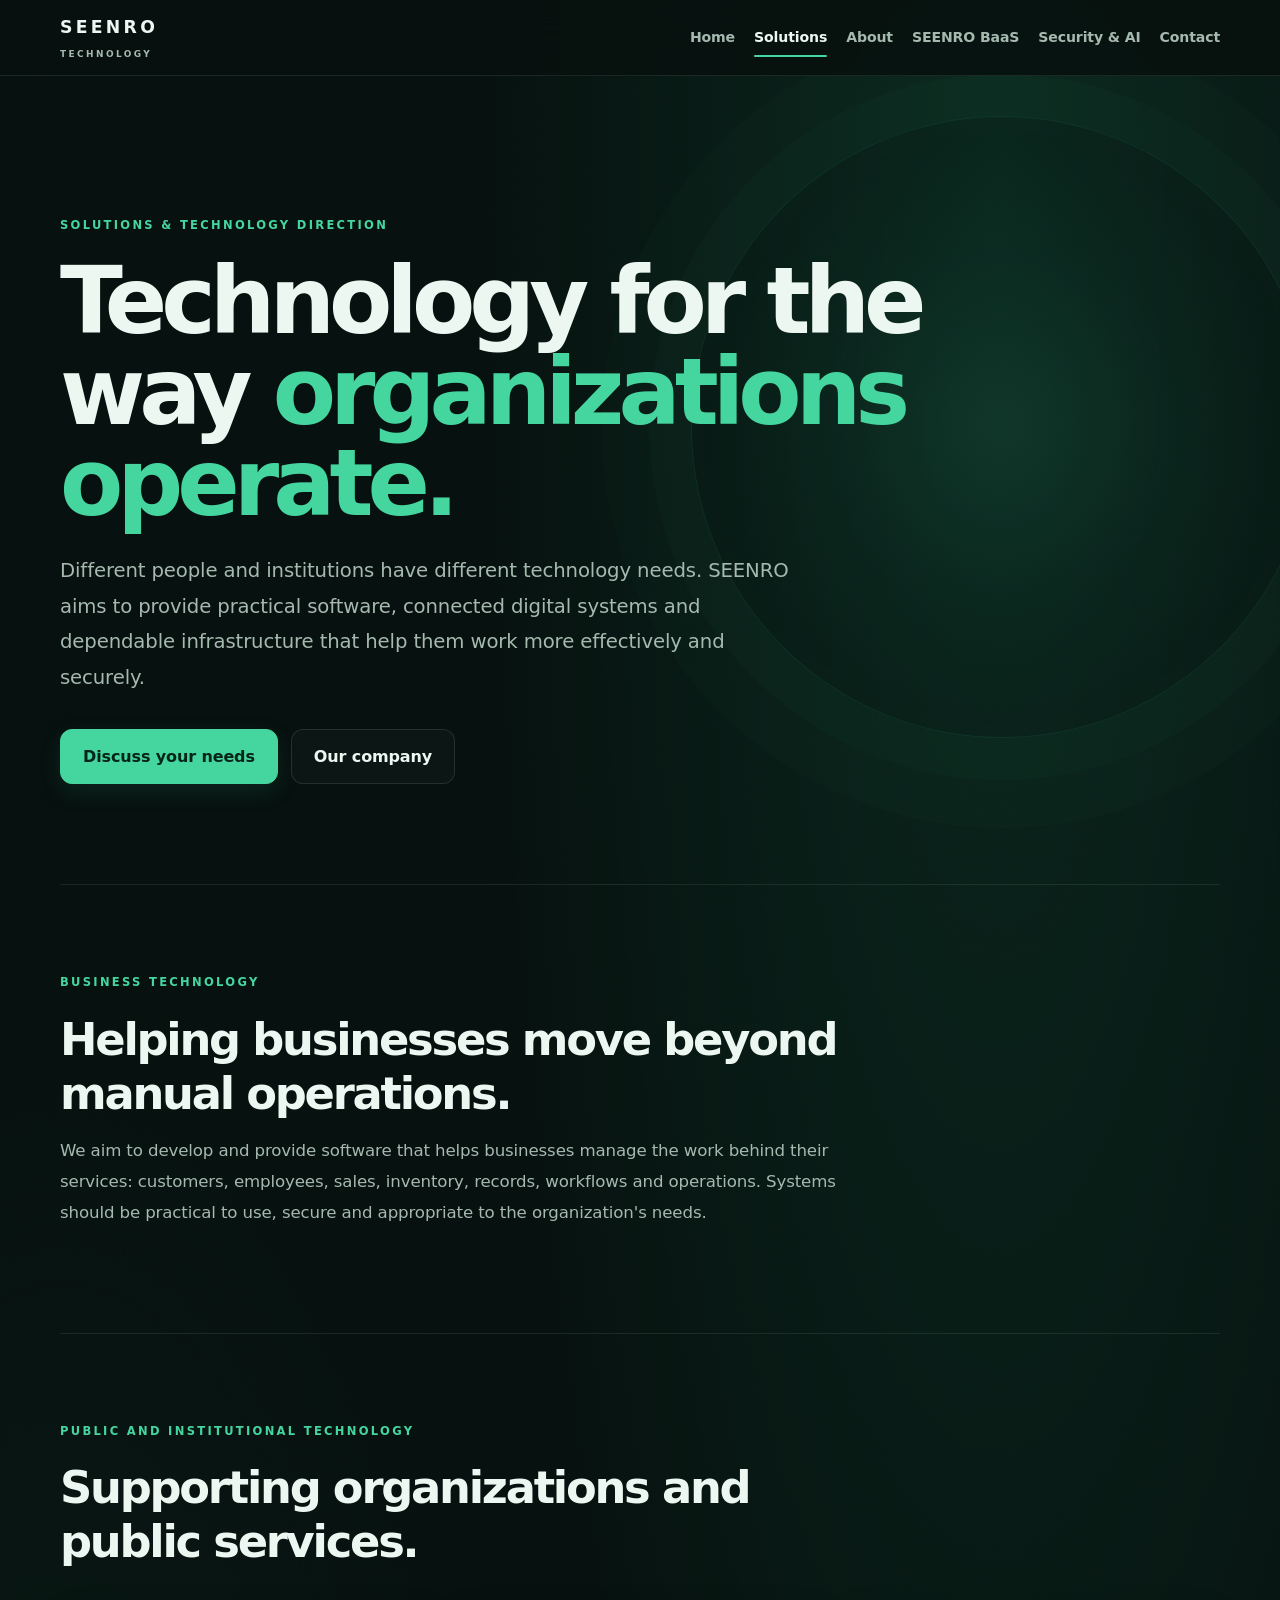
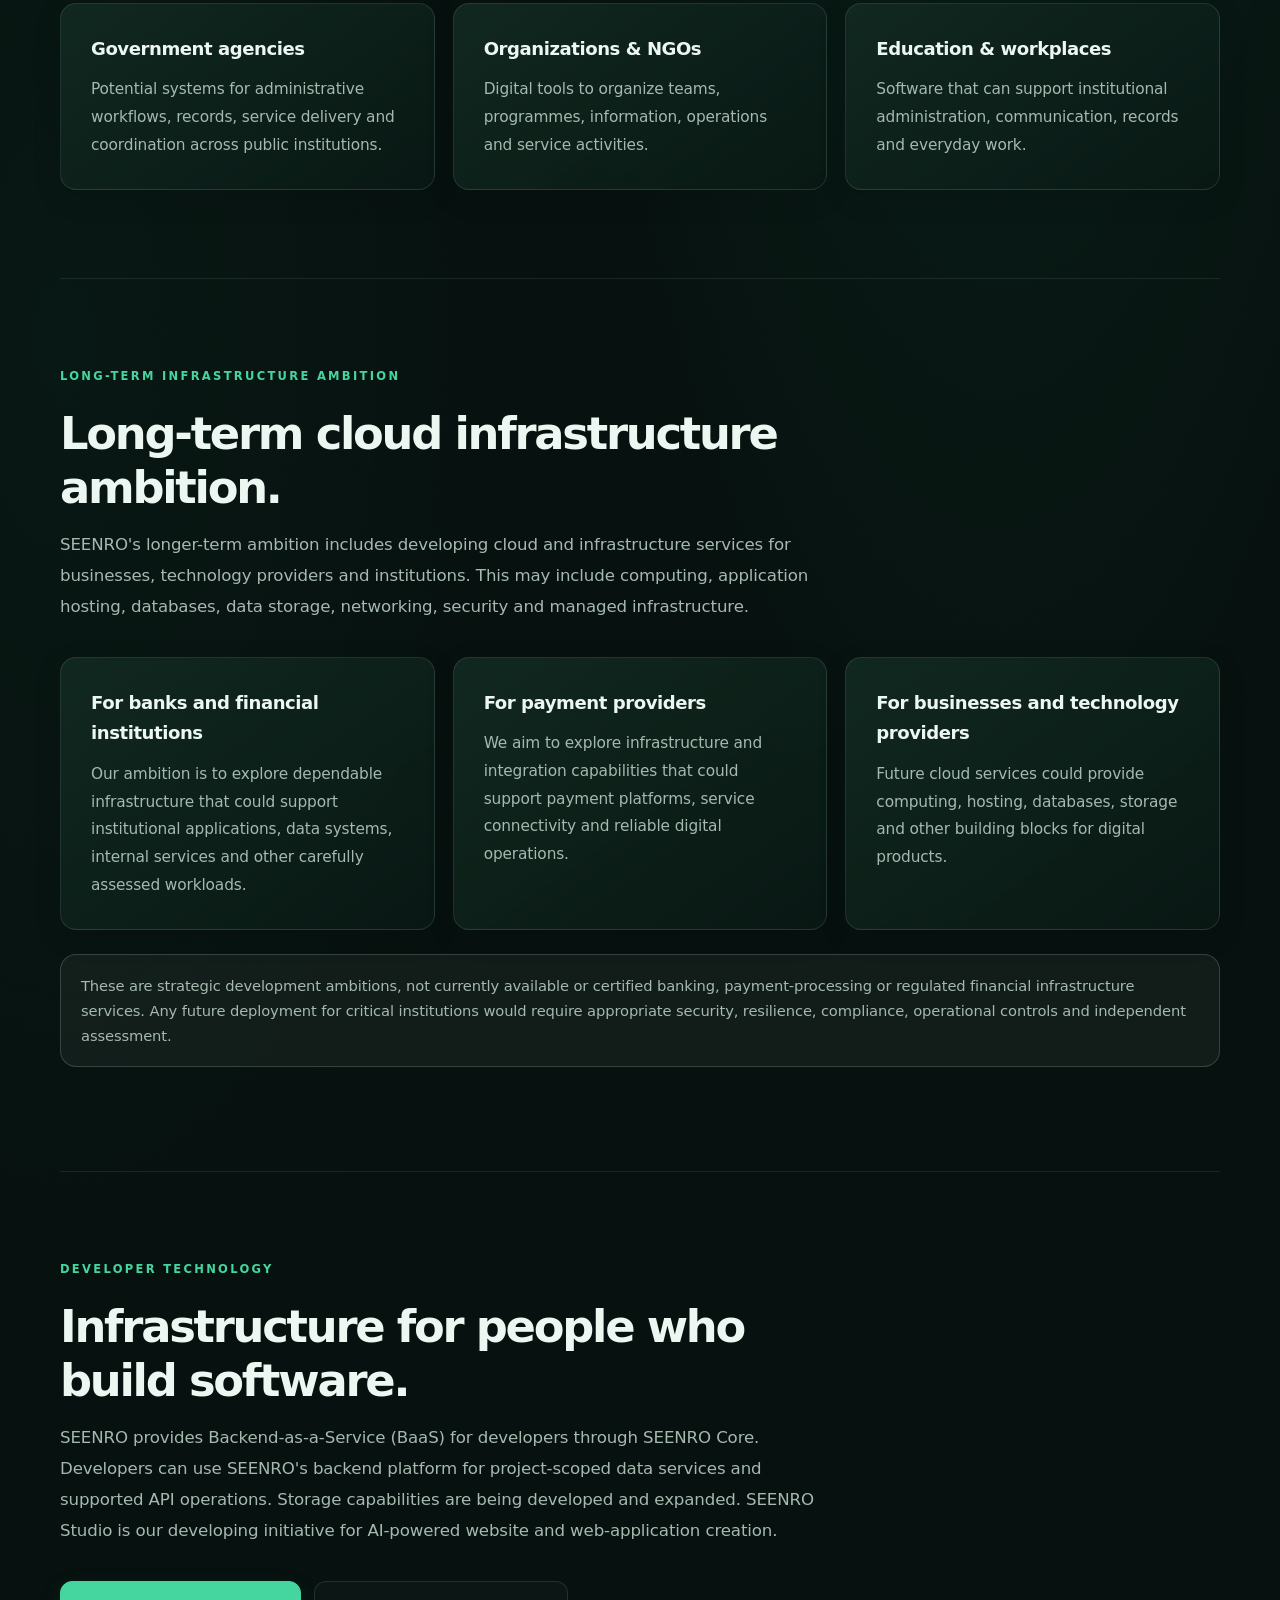
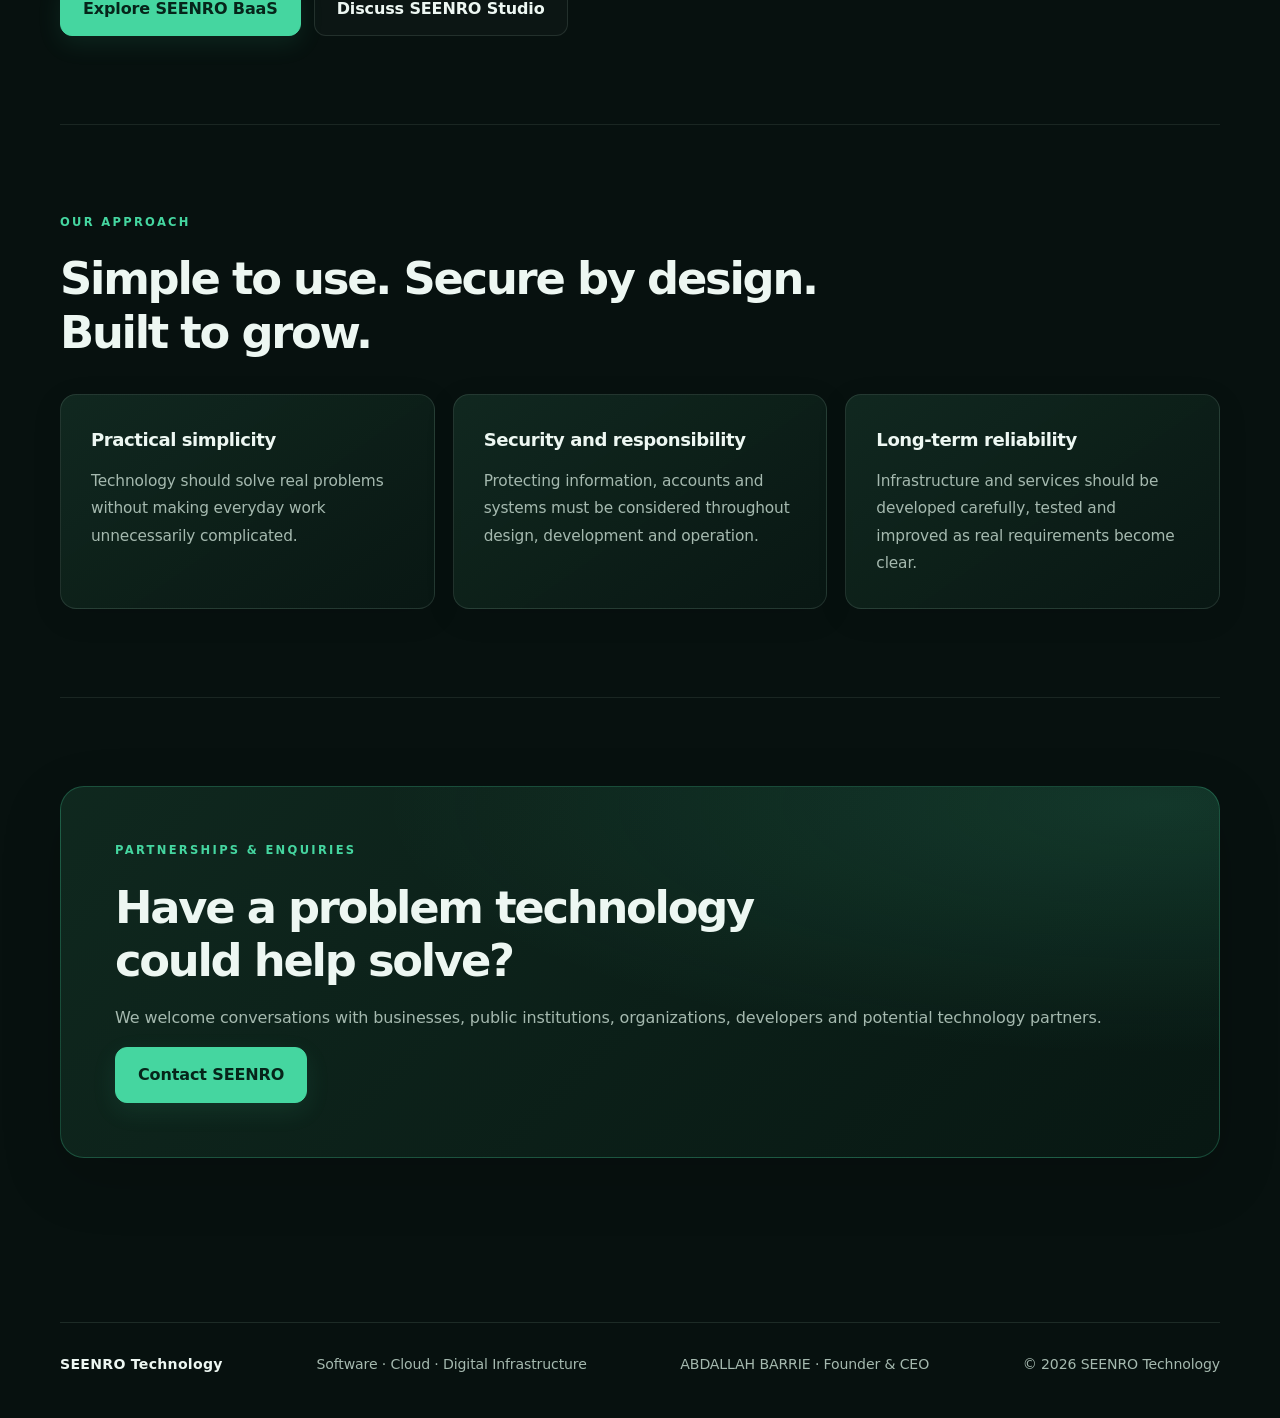
<file: solutions.html>
<!doctype html>
<html lang="en">
<head>
<meta charset="utf-8">
<meta name="viewport" content="width=device-width, initial-scale=1">
<meta name="description" content="Explore SEENRO Technology's software solutions, Backend-as-a-Service platform and long-term digital infrastructure ambitions.">
<meta name="theme-color" content="#07110f">
<title>Solutions | SEENRO Technology</title>
<link rel="icon" href="favicon.svg" type="image/svg+xml">
<link rel="stylesheet" href="style.css">
<meta property="og:type" content="website">
<meta property="og:site_name" content="SEENRO Technology">
<meta property="og:title" content="Solutions | SEENRO Technology">
<meta property="og:description" content="Technology for businesses, institutions, financial services, developers and individuals.">
<meta property="og:url" content="https://seenrotech.com/solutions.html">
</head>
<body>
<header class="site-header">
<a class="brand" href="index.html">SEENRO<small>TECHNOLOGY</small></a>
<nav aria-label="Main navigation">
<a href="index.html">Home</a>
<a href="solutions.html" aria-current="page">Solutions</a>
<a href="about.html">About</a>
<a href="core.html">SEENRO BaaS</a>
<a href="security-ai.html">Security &amp; AI</a>
<a href="contact.html">Contact</a>
<a class="nav-portal" href="https://developers.seenrotech.com">Developer Portal</a>
</nav>
</header>
<main>
<section class="hero">
<p class="eyebrow">Solutions &amp; technology direction</p>
<h1>Technology for the way <span>organizations operate.</span></h1>
<p class="lead">Different people and institutions have different technology needs. SEENRO aims to provide practical software, connected digital systems and dependable infrastructure that help them work more effectively and securely.</p>
<div class="actions"><a class="button" href="contact.html">Discuss your needs</a><a class="button secondary" href="about.html">Our company</a></div>
</section>
<section class="section">
<p class="eyebrow">Business technology</p>
<h2>Helping businesses move beyond manual operations.</h2>
<p class="section-intro">We aim to develop and provide software that helps businesses manage the work behind their services: customers, employees, sales, inventory, records, workflows and operations. Systems should be practical to use, secure and appropriate to the organization's needs.</p>
</section>
<section class="section">
<p class="eyebrow">Public and institutional technology</p>
<h2>Supporting organizations and public services.</h2>
<div class="grid">
<article class="panel"><h3>Government agencies</h3><p>Potential systems for administrative workflows, records, service delivery and coordination across public institutions.</p></article>
<article class="panel"><h3>Organizations &amp; NGOs</h3><p>Digital tools to organize teams, programmes, information, operations and service activities.</p></article>
<article class="panel"><h3>Education &amp; workplaces</h3><p>Software that can support institutional administration, communication, records and everyday work.</p></article>
</div>
</section>
<section class="section" id="cloud">
<p class="eyebrow">Long-term infrastructure ambition</p>
<h2>Long-term cloud infrastructure ambition.</h2>
<p class="section-intro">SEENRO's longer-term ambition includes developing cloud and infrastructure services for businesses, technology providers and institutions. This may include computing, application hosting, databases, data storage, networking, security and managed infrastructure.</p>
<div class="grid">
<article class="panel"><h3>For banks and financial institutions</h3><p>Our ambition is to explore dependable infrastructure that could support institutional applications, data systems, internal services and other carefully assessed workloads.</p></article>
<article class="panel"><h3>For payment providers</h3><p>We aim to explore infrastructure and integration capabilities that could support payment platforms, service connectivity and reliable digital operations.</p></article>
<article class="panel"><h3>For businesses and technology providers</h3><p>Future cloud services could provide computing, hosting, databases, storage and other building blocks for digital products.</p></article>
</div>
<p class="notice">These are strategic development ambitions, not currently available or certified banking, payment-processing or regulated financial infrastructure services. Any future deployment for critical institutions would require appropriate security, resilience, compliance, operational controls and independent assessment.</p>
</section>
<section class="section">
<p class="eyebrow">Developer technology</p>
<h2>Infrastructure for people who build software.</h2>
<p class="section-intro">SEENRO provides Backend-as-a-Service (BaaS) for developers through SEENRO Core. Developers can use SEENRO's backend platform for project-scoped data services and supported API operations. Storage capabilities are being developed and expanded. SEENRO Studio is our developing initiative for AI-powered website and web-application creation.</p>
<div class="actions"><a class="button" href="core.html">Explore SEENRO BaaS</a><a class="button secondary" href="contact.html">Discuss SEENRO Studio</a></div>
</section>
<section class="section">
<p class="eyebrow">Our approach</p>
<h2>Simple to use. Secure by design. Built to grow.</h2>
<div class="grid">
<article class="panel"><h3>Practical simplicity</h3><p>Technology should solve real problems without making everyday work unnecessarily complicated.</p></article>
<article class="panel"><h3>Security and responsibility</h3><p>Protecting information, accounts and systems must be considered throughout design, development and operation.</p></article>
<article class="panel"><h3>Long-term reliability</h3><p>Infrastructure and services should be developed carefully, tested and improved as real requirements become clear.</p></article>
</div>
</section>
<section class="section">
<div class="callout">
<p class="eyebrow">Partnerships &amp; enquiries</p>
<h2>Have a problem technology could help solve?</h2>
<p class="muted">We welcome conversations with businesses, public institutions, organizations, developers and potential technology partners.</p>
<a class="button" href="contact.html">Contact SEENRO</a>
</div>
</section>
</main>
<footer>
<a href="index.html">SEENRO Technology</a>
<span>Software · Cloud · Digital Infrastructure</span>
<span>ABDALLAH BARRIE · Founder &amp; CEO</span>
<span>© 2026 SEENRO Technology</span>
</footer>
</body>
</html>
</file>
<file: style.css>
/* SEENRO Technology — responsive corporate design */
:root {
  color-scheme: dark;
  --bg: #07110f;
  --surface: #0d1b18;
  --surface-2: #10231e;
  --text: #edf7f2;
  --muted: #a5b9af;
  --line: rgba(190, 224, 207, .14);
  --accent: #45d6a0;
  --accent-ink: #06251a;
  --max: 1160px;
}
* { box-sizing: border-box; }
html { scroll-behavior: smooth; -webkit-text-size-adjust: 100%; }
body {
  margin: 0;
  background: radial-gradient(ellipse at 80% 0%, rgba(32,185,130,.13), transparent 34rem), var(--bg);
  color: var(--text);
  font: 16px/1.7 system-ui, -apple-system, "Segoe UI", Roboto, sans-serif;
}
a { color: var(--accent); }
a:focus-visible { outline: 3px solid var(--accent); outline-offset: 4px; }
.site-header, main, footer { width: min(calc(100% - 40px), var(--max)); margin-inline: auto; }
.site-header {
  min-height: 82px; display: flex; align-items: center; justify-content: space-between;
  gap: 24px; padding-block: 16px; border-bottom: 1px solid var(--line);
}
.brand { color: var(--text); text-decoration: none; font-weight: 800; letter-spacing: .16em; }
.brand small { display: block; margin-top: 4px; color: var(--muted); font-size: .58rem; letter-spacing: .24em; }
nav { display: flex; align-items: center; flex-wrap: wrap; gap: 8px 22px; }
nav a { color: var(--muted); text-decoration: none; font-size: .92rem; font-weight: 600; padding: 8px 0; }
nav a:hover, nav a[aria-current="page"] { color: var(--text); }
nav a[aria-current="page"] { box-shadow: 0 2px var(--accent); }
.nav-portal { padding: 9px 15px; border: 1px solid rgba(69,214,160,.55); border-radius: 999px; color: var(--accent); }
main { padding-bottom: 54px; }
.hero { padding: clamp(70px, 10vw, 132px) 0 76px; max-width: 900px; }
.eyebrow { margin: 0 0 18px; color: var(--accent); font-size: .76rem; font-weight: 700; letter-spacing: .18em; text-transform: uppercase; }
h1, h2, h3 { letter-spacing: -.035em; }
h1 { max-width: 900px; margin: 0 0 24px; font-size: clamp(2.65rem, 7vw, 5.7rem); line-height: 1.04; font-weight: 800; }
h1 span, .accent-text { color: var(--accent); }
h2 { margin: 0 0 16px; font-size: clamp(1.65rem, 4vw, 2.35rem); line-height: 1.2; }
h3 { margin: 0 0 10px; font-size: 1.12rem; }
p { margin: 0 0 16px; }
.lead { max-width: 760px; color: var(--muted); font-size: clamp(1.08rem, 2vw, 1.3rem); line-height: 1.75; }
.actions { display: flex; flex-wrap: wrap; gap: 12px; margin-top: 30px; }
.button {
  display: inline-flex; align-items: center; justify-content: center; min-height: 48px;
  padding: 11px 19px; border: 1px solid var(--accent); border-radius: 999px;
  background: var(--accent); color: var(--accent-ink); text-decoration: none; font-weight: 800;
}
.button:hover { background: #72e7b9; border-color: #72e7b9; }
.button.secondary { background: transparent; color: var(--text); border-color: var(--line); }
.button.secondary:hover { border-color: var(--accent); color: var(--accent); }
.section { padding: 58px 0; border-top: 1px solid var(--line); }
.section-intro { max-width: 760px; color: var(--muted); }
.grid { display: grid; grid-template-columns: repeat(3, minmax(0, 1fr)); gap: 16px; margin-top: 26px; }
.panel {
  min-width: 0; padding: 24px; border: 1px solid var(--line); border-radius: 18px;
  background: linear-gradient(145deg, rgba(16,35,30,.92), rgba(9,24,20,.92));
}
.panel p, .muted { color: var(--muted); }
.panel p:last-child { margin-bottom: 0; }
.panel-link { display: inline-block; margin-top: 8px; font-weight: 700; text-decoration: none; }
.status-list { list-style: none; padding: 0; margin: 24px 0 0; }
.status-list li { display: flex; justify-content: space-between; gap: 18px; padding: 17px 0; border-top: 1px solid var(--line); }
.status-list li:last-child { border-bottom: 1px solid var(--line); }
.tag { flex: 0 0 auto; align-self: flex-start; padding: 4px 10px; border-radius: 999px; background: rgba(69,214,160,.12); color: var(--accent); font-size: .74rem; font-weight: 800; }
.tag-planned { background: rgba(165,185,175,.1); color: #b6c5bd; }
.founder { display: grid; grid-template-columns: minmax(0, .75fr) minmax(0, 1.25fr); gap: 34px; align-items: center; }
.founder-mark { display: grid; place-items: center; min-height: 250px; border: 1px solid rgba(69,214,160,.3); border-radius: 22px; background: radial-gradient(circle, rgba(69,214,160,.17), transparent 65%), var(--surface); color: var(--accent); font-size: clamp(4rem, 12vw, 7rem); font-weight: 800; letter-spacing: -.08em; }
.founder-role { color: var(--accent); font-weight: 700; }
.callout { padding: 28px; border: 1px solid rgba(69,214,160,.28); border-radius: 18px; background: rgba(32,185,130,.07); }
.callout p:last-child { margin-bottom: 0; }
ul.clean-list { padding-left: 1.2rem; color: var(--muted); }
ul.clean-list li { padding: 5px 0; }
footer { display: flex; flex-wrap: wrap; justify-content: space-between; gap: 12px 24px; padding-block: 28px 40px; border-top: 1px solid var(--line); color: var(--muted); font-size: .88rem; }
footer a { color: var(--text); text-decoration: none; }
@media (max-width: 800px) {
  .site-header { align-items: flex-start; flex-direction: column; gap: 12px; }
  .grid { grid-template-columns: repeat(2, minmax(0, 1fr)); }
}
@media (max-width: 580px) {
  .site-header, main, footer { width: min(calc(100% - 32px), var(--max)); }
  nav { gap: 5px 15px; }
  nav a { font-size: .85rem; }
  .hero { padding-top: 64px; }
  .section { padding: 42px 0; }
  .grid, .founder { grid-template-columns: 1fr; }
  .founder-mark { min-height: 180px; }
  .status-list li { flex-direction: column; gap: 7px; }
}

/* Temporarily hide Developer Portal entry points.
   Original HTML links are preserved for future restoration. */
.nav-portal,
a.button[href="https://developers.seenrotech.com"] {
  display: none !important;
}

/* Broader SEENRO company positioning */
.notice {
  margin-top: 24px;
  padding: 18px 20px;
  border: 1px solid rgba(190,224,207,.2);
  border-radius: 14px;
  background: rgba(165,185,175,.07);
  color: var(--muted);
  font-size: .92rem;
  line-height: 1.7;
}
nav a { transition: color .2s ease; }
.panel { transition: border-color .2s ease, transform .2s ease; }
.panel:hover { border-color: rgba(69,214,160,.35); }
@media (max-width: 580px) {
  .notice { padding: 15px; }
}



/* SEENRO UI/UX POLISH — NOV 2026
   Shared visual system; existing HTML architecture preserved. */

:root {
  --bg: #07110f;
  --surface: #0d1b18;
  --surface-2: #10251f;
  --text: #edf7f2;
  --muted: #a5b9af;
  --line: rgba(190, 224, 207, .13);
  --accent: #45d6a0;
  --accent-strong: #70e8b8;
  --accent-ink: #06251a;
  --max: 1160px;
  --radius-lg: 24px;
  --radius-md: 16px;
  --shadow-soft: 0 20px 60px rgba(0, 0, 0, .18);
}

html {
  scroll-padding-top: 110px;
}

body {
  min-height: 100vh;
  background:
    radial-gradient(ellipse at 78% 4%, rgba(35, 190, 132, .13), transparent 34rem),
    radial-gradient(ellipse at 5% 42%, rgba(26, 105, 79, .08), transparent 30rem),
    var(--bg);
  letter-spacing: -.008em;
}

::selection {
  color: var(--accent-ink);
  background: var(--accent);
}

.site-header {
  position: sticky;
  top: 0;
  z-index: 50;
  width: 100%;
  min-height: 76px;
  padding: 12px max(20px, calc((100% - var(--max)) / 2));
  border-bottom: 1px solid rgba(190, 224, 207, .10);
  background: rgba(7, 17, 15, .86);
  backdrop-filter: blur(18px);
  -webkit-backdrop-filter: blur(18px);
}

.brand {
  flex: 0 0 auto;
  font-size: 1.08rem;
  letter-spacing: .19em;
}

.brand small {
  font-size: .56rem;
  letter-spacing: .27em;
}

nav {
  gap: 5px 19px;
}

nav a {
  position: relative;
  padding: 10px 0;
  font-size: .88rem;
  transition: color .2s ease;
}

nav a[aria-current="page"] {
  color: var(--text);
  box-shadow: none;
}

nav a[aria-current="page"]::after {
  position: absolute;
  right: 0;
  bottom: 2px;
  left: 0;
  height: 2px;
  border-radius: 2px;
  background: var(--accent);
  content: "";
}

main {
  padding-bottom: 76px;
}

.hero {
  position: relative;
  isolation: isolate;
  max-width: 100%;
  min-height: 410px;
  padding: clamp(76px, 11vw, 140px) 0 100px;
}

.hero::before {
  position: absolute;
  z-index: -1;
  top: 5%;
  right: -8%;
  width: min(54vw, 620px);
  aspect-ratio: 1;
  border: 1px solid rgba(69, 214, 160, .10);
  border-radius: 50%;
  background:
    radial-gradient(circle, rgba(69, 214, 160, .10), rgba(69, 214, 160, .025) 42%, transparent 70%);
  box-shadow:
    0 0 0 42px rgba(69, 214, 160, .018),
    0 0 0 90px rgba(69, 214, 160, .012);
  content: "";
  pointer-events: none;
}

.hero > * {
  position: relative;
  z-index: 1;
}

.hero h1 {
  max-width: 880px;
  font-size: clamp(2.8rem, 7.2vw, 6rem);
  line-height: .99;
  letter-spacing: -.065em;
}

.eyebrow {
  margin-bottom: 20px;
  font-size: .72rem;
  letter-spacing: .2em;
}

.lead {
  max-width: 730px;
  font-size: clamp(1.05rem, 1.8vw, 1.23rem);
  line-height: 1.8;
}

.actions {
  gap: 13px;
  margin-top: 34px;
}

.button {
  min-height: 50px;
  padding: 13px 22px;
  border-radius: 12px;
  box-shadow: 0 8px 24px rgba(69, 214, 160, .10);
  transition:
    transform .2s ease,
    background .2s ease,
    border-color .2s ease,
    box-shadow .2s ease;
}

.button:hover {
  transform: translateY(-2px);
  background: var(--accent-strong);
  box-shadow: 0 12px 30px rgba(69, 214, 160, .17);
}

.button.secondary {
  box-shadow: none;
  background: rgba(255, 255, 255, .025);
}

.button.secondary:hover {
  background: rgba(69, 214, 160, .07);
}

.section {
  padding: clamp(54px, 7vw, 88px) 0;
  border-top-color: rgba(190, 224, 207, .10);
  scroll-margin-top: 100px;
}

.section h2 {
  max-width: 780px;
  font-size: clamp(1.8rem, 4vw, 2.8rem);
  letter-spacing: -.05em;
}

.section-intro {
  max-width: 780px;
  font-size: 1.04rem;
  line-height: 1.85;
}

.grid {
  grid-template-columns: repeat(3, minmax(0, 1fr));
  gap: 18px;
  margin-top: 34px;
}

.panel {
  position: relative;
  min-height: 100%;
  padding: clamp(22px, 2.5vw, 30px);
  overflow-wrap: anywhere;
  border-color: rgba(190, 224, 207, .13);
  border-radius: var(--radius-md);
  background:
    linear-gradient(145deg, rgba(18, 42, 33, .92), rgba(9, 24, 20, .96));
  box-shadow: 0 8px 30px rgba(0, 0, 0, .10);
  transition:
    transform .22s ease,
    border-color .22s ease,
    box-shadow .22s ease;
}

.panel:hover {
  transform: translateY(-4px);
  border-color: rgba(69, 214, 160, .42);
  box-shadow: var(--shadow-soft);
}

.panel h3 {
  margin-bottom: 12px;
  font-size: 1.13rem;
  letter-spacing: -.025em;
}

.panel p {
  font-size: .96rem;
  line-height: 1.8;
}

.panel-link {
  margin-top: 15px;
  color: var(--accent);
  text-underline-offset: 4px;
}

.panel-link:hover {
  color: var(--accent-strong);
}

.callout {
  position: relative;
  overflow: hidden;
  padding: clamp(28px, 5vw, 54px);
  border-color: rgba(69, 214, 160, .25);
  border-radius: var(--radius-lg);
  background:
    radial-gradient(ellipse at 95% 5%, rgba(69, 214, 160, .15), transparent 50%),
    linear-gradient(135deg, rgba(16, 42, 32, .95), rgba(8, 24, 19, .98));
  box-shadow: var(--shadow-soft);
}

.callout h2 {
  max-width: 700px;
}

.founder {
  gap: clamp(28px, 5vw, 60px);
}

.founder-mark {
  min-height: 290px;
  border-radius: var(--radius-lg);
  background:
    radial-gradient(circle at 50% 40%, rgba(69, 214, 160, .20), transparent 58%),
    linear-gradient(145deg, #10271f, #091510);
  box-shadow: var(--shadow-soft);
}

.notice {
  border-radius: var(--radius-md);
}

.status-list li {
  align-items: center;
  padding-block: 20px;
}

footer {
  align-items: center;
  padding-block: 30px 42px;
  border-top-color: rgba(190, 224, 207, .12);
}

footer a {
  font-weight: 800;
  letter-spacing: .02em;
}

a:focus-visible,
button:focus-visible {
  outline: 3px solid var(--accent-strong);
  outline-offset: 5px;
  border-radius: 5px;
}

/* Tablet layout */
@media (max-width: 900px) {
  .site-header {
    align-items: flex-start;
    flex-direction: column;
    gap: 8px;
    padding: 14px 24px 10px;
  }

  nav {
    width: 100%;
    gap: 5px 18px;
  }

  .grid {
    grid-template-columns: repeat(2, minmax(0, 1fr));
  }

  .hero {
    min-height: 360px;
  }
}

/* Phone layout: navigation remains visible and horizontally scrollable. */
@media (max-width: 600px) {
  .site-header,
  main,
  footer {
    width: 100%;
  }

  .site-header {
    padding: 13px 16px 9px;
    gap: 8px;
  }

  nav {
    flex-wrap: nowrap;
    gap: 18px;
    overflow-x: auto;
    overscroll-behavior-inline: contain;
    scrollbar-width: none;
    -webkit-overflow-scrolling: touch;
  }

  nav::-webkit-scrollbar {
    display: none;
  }

  nav a {
    flex: 0 0 auto;
    padding: 9px 0 11px;
    font-size: .84rem;
  }

  main {
    padding: 0 18px 50px;
  }

  .hero {
    min-height: 0;
    padding: 76px 0 70px;
  }

  .hero::before {
    top: 8%;
    right: -45%;
    width: 95vw;
  }

  .hero h1 {
    font-size: clamp(2.65rem, 12vw, 4rem);
    line-height: 1.02;
  }

  .lead {
    font-size: 1.02rem;
    line-height: 1.75;
  }

  .actions {
    align-items: stretch;
    flex-direction: column;
  }

  .actions .button {
    width: 100%;
  }

  .section {
    padding: 52px 0;
  }

  .section h2 {
    font-size: 1.9rem;
  }

  .grid,
  .founder {
    grid-template-columns: 1fr;
    gap: 14px;
  }

  .panel {
    padding: 23px;
  }

  .founder-mark {
    min-height: 190px;
  }

  .callout {
    padding: 26px 22px;
  }

  .status-list li {
    align-items: flex-start;
  }

  footer {
    padding: 25px 18px 34px;
    flex-direction: column;
    align-items: flex-start;
    gap: 10px;
  }
}

/* Respect users who prefer reduced motion. */
@media (prefers-reduced-motion: reduce) {
  *,
  *::before,
  *::after {
    scroll-behavior: auto !important;
    animation-duration: .01ms !important;
    animation-iteration-count: 1 !important;
    transition-duration: .01ms !important;
  }
}
</file>
